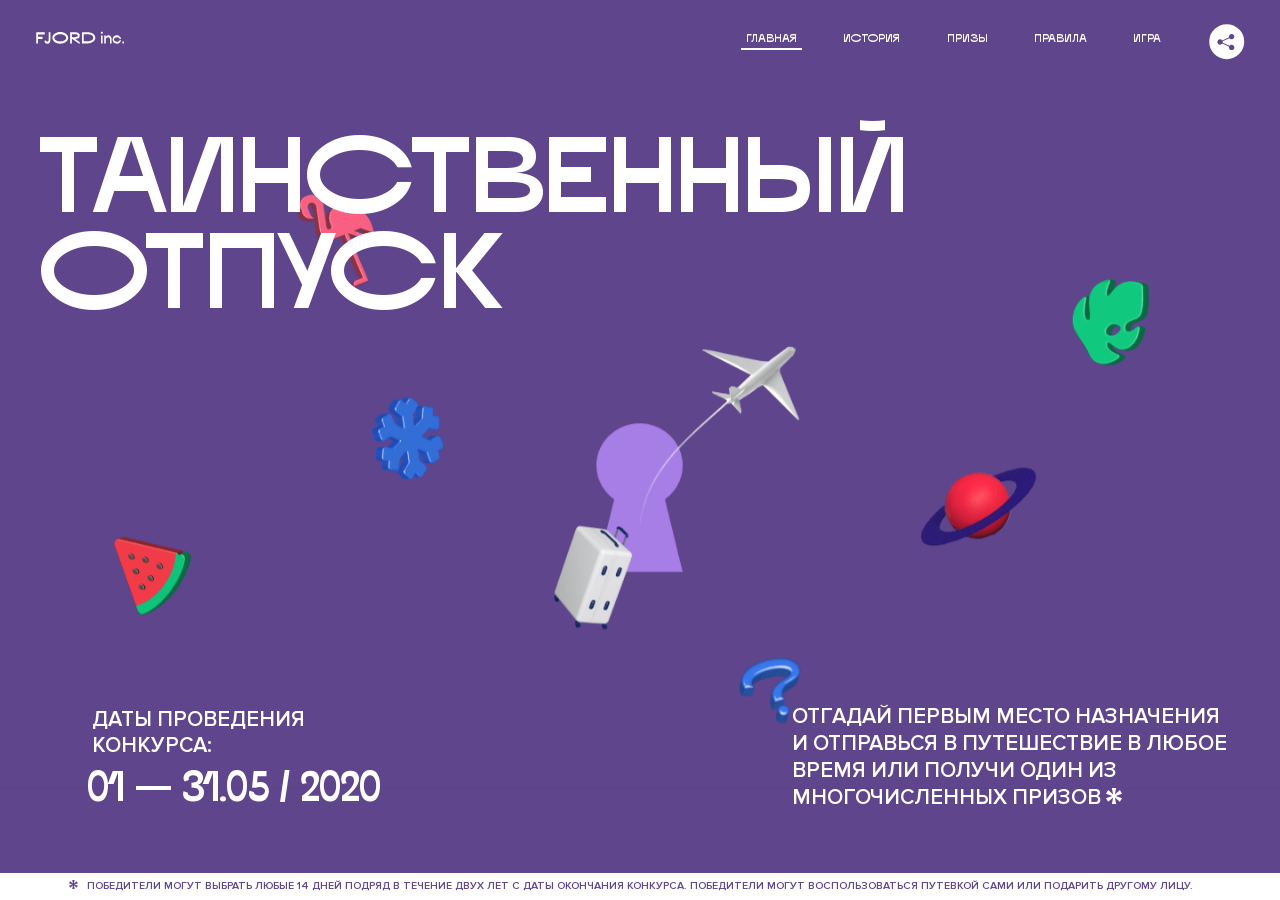
<file: 1/index.html>
<!DOCTYPE html>
<html lang="ru">
<head>
  <meta charset="UTF-8">
  <meta name="description" content="">
  <meta name="viewport" content="width=device-width, initial-scale=1.0">
  <meta http-equiv="X-UA-Compatible" content="ie=edge">
  <title>Mysterious Vacation</title>
  <link rel="stylesheet" href="css/style.min.css">
<link href="css/style.min.css" rel="stylesheet">  <base href="https://htmlacademy-animation.github.io/503315-magic-vacation-1/1/">
</head>
<body>

  <header class="page-header js-header">
    <div class="page-header__wrapper">
      <a href="#" class="page-header__logo" aria-label="Перейти на страницу FJORD.Inc">
        <svg width="100" height="15" viewBox="0 0 100 15" fill="none" xmlns="http://www.w3.org/2000/svg">
          <path d="M0.26 1.4V14H2.276V8.906H7.334V6.44H2.276V3.848H9.872V1.4H0.26ZM12.733 14.36C15.127 14.36 16.243 12.65 16.243 9.5V1.4H14.263V8.96C14.263 11.21 13.723 11.876 12.733 11.876C11.833 11.876 11.473 11.3 11.347 10.58L9.36702 10.94C9.63702 13.046 10.663 14.36 12.733 14.36ZM18.3918 7.7C18.3918 11.372 22.3878 14.36 27.3198 14.36C32.2518 14.36 36.2478 11.372 36.2478 7.7C36.2478 4.028 32.2518 1.04 27.3198 1.04C22.3878 1.04 18.3918 4.028 18.3918 7.7ZM20.6058 7.7C20.6058 5.378 23.6118 3.524 27.3198 3.524C30.9918 3.524 33.9798 5.378 33.9798 7.7C33.9798 10.004 30.9918 11.858 27.3198 11.858C23.6118 11.858 20.6058 10.004 20.6058 7.7ZM40.403 14V8.906H40.799L49.079 14.702V12.38L44.039 8.906H44.201C47.999 8.906 49.277 7.304 49.277 5.162C49.277 3.092 47.999 1.4 44.201 1.4H38.387V14H40.403ZM43.535 3.722C45.785 3.722 47.045 4.136 47.045 5.432C47.045 6.764 45.785 7.034 43.535 7.034H40.403V3.722H43.535ZM51.6936 1.382V14H57.8676C62.7456 14 66.7236 11.534 66.7236 7.7C66.7236 3.848 62.7456 1.382 57.8676 1.382H51.6936ZM53.7096 11.624V3.722H57.5436C61.5396 3.722 64.4916 5.018 64.4916 7.7C64.4916 10.238 61.5396 11.624 57.5436 11.624H53.7096ZM73.1832 14.018H74.9832V5H73.1832V14.018ZM72.9132 1.976C72.9132 2.57 73.3992 3.092 74.0832 3.092C74.7492 3.092 75.2352 2.57 75.2352 1.976C75.2352 1.382 74.7672 0.805999 74.0832 0.805999C73.3812 0.805999 72.9132 1.382 72.9132 1.976ZM76.7867 14H78.5687V9.104C78.7487 8.006 79.5947 6.962 81.0887 6.962C82.1147 6.962 83.2667 7.448 83.2667 9.554V14H85.0487V9.014C85.0487 6.152 83.2307 4.73 81.3587 4.73C79.9187 4.73 79.0727 5.558 78.5687 6.854V5H76.7867V14ZM90.9898 14.27C93.5098 14.27 95.3818 12.506 95.7238 10.328H94.0498C93.7258 11.3 92.6998 12.02 90.9898 12.02C88.8478 12.02 87.7678 10.922 87.7678 9.59C87.7678 8.24 88.8478 6.962 90.9898 6.962C92.7538 6.962 93.7978 7.844 94.0858 8.924H95.7418C95.4358 6.71 93.6178 4.73 90.9898 4.73C88.0918 4.73 86.1298 7.124 86.1298 9.59C86.1298 12.074 88.1278 14.27 90.9898 14.27ZM97.0693 12.938C97.0693 13.658 97.5553 14.144 98.2753 14.144C98.9953 14.144 99.4813 13.658 99.4813 12.938C99.4813 12.2 98.9953 11.714 98.2753 11.714C97.5553 11.714 97.0693 12.2 97.0693 12.938Z" fill="currentColor"></path>
        </svg>
      </a>
      <button class="page-header__toggler js-menu-toggler" type="button" aria-label="Управление мобильным меню"><span>Меню</span></button>
      <nav class="page-header__nav">
        <div class="page-header__menu js-menu" id="menu">
          <ul>
            <li>
              <a class="js-menu-link" href="#top" data-href="top">главная</a>
            </li>
            <li>
              <a class="js-menu-link" href="#story" data-href="story">история</a>
            </li>
            <li>
              <a class="js-menu-link" href="#prizes" data-href="prizes">призы</a>
            </li>
            <li>
              <a class="js-menu-link" href="#rules" data-href="rules">правила</a>
            </li>
            <li>
              <a class="js-menu-link" href="#game" data-href="game">игра</a>
            </li>
          </ul>
        </div>
        <div class="page-header__social">
          <div class="social-block js-social-block">
            <button class="social-block__toggler" aria-label="Управлять блоком с социальными кнопками">
              <svg width="26" height="22" viewBox="0 0 27 22" fill="none" xmlns="http://www.w3.org/2000/svg">
                <path d="M19.6721 7.43664C21.6273 7.43664 23.213 5.85095 23.213 3.89566C23.213 1.94037 21.6273 0.354675 19.6721 0.354675C17.7168 0.354675 16.1311 1.94037 16.1311 3.89566C16.1311 4.19968 16.1728 4.49178 16.2458 4.77345L7.21751 8.95527C6.57519 8.05214 5.52303 7.46049 4.33078 7.46049C2.37549 7.46049 0.789795 9.04618 0.789795 11.0015C0.789795 12.9568 2.37549 14.5425 4.33078 14.5425C5.52303 14.5425 6.57668 13.9508 7.21751 13.0477L16.2458 17.2295C16.1743 17.5112 16.1311 17.8033 16.1311 18.1073C16.1311 20.0626 17.7168 21.6483 19.6721 21.6483C21.6273 21.6483 23.213 20.0626 23.213 18.1073C23.213 16.152 21.6273 14.5663 19.6721 14.5663C18.4798 14.5663 17.4262 15.158 16.7853 16.0611L7.75701 11.8793C7.82854 11.5976 7.87176 11.3055 7.87176 11.0015C7.87176 10.6974 7.83003 10.4053 7.75701 10.1237L16.7853 5.94186C17.4262 6.84499 18.4783 7.43664 19.6721 7.43664Z" fill="currentColor"></path>
              </svg>
            </button>
            <ul class="social-block__list">
              <li>
                <a class="social-block__link social-block__link--fb" href="#" aria-label="Мы на Facebook">
                  <svg width="8" height="17" viewBox="0 0 8 17" fill="none" xmlns="http://www.w3.org/2000/svg">
                    <path d="M4.24646 16.9899H1.09275L1.05793 8.49828H0V5.30707H1.05793V3.81124C1.05793 1.42084 2.57654 0 5.21735 0H7.41758V3.18585H5.30841C4.28262 3.18585 4.2478 3.48582 4.2478 4.24914V5.30707H7.42964L7.16716 8.49828H4.2478V16.9899H4.24646Z" fill="currentColor"></path>
                  </svg>
                </a>
              </li>
              <li>
                <a class="social-block__link social-block__link--insta" href="#" aria-label="Мы в Instagram">
                  <svg width="15" height="15" viewBox="0 0 15 15" fill="none" xmlns="http://www.w3.org/2000/svg">
                    <path d="M11.0197 0H4.19806C2.14246 0 0.471191 1.66993 0.471191 3.72285V10.5499C0.471191 12.6082 2.14112 14.2727 4.19806 14.2727H11.0197C13.0753 14.2727 14.7466 12.6082 14.7466 10.5499V3.72285C14.7466 1.67127 13.0753 0 11.0197 0ZM11.0197 12.4849H4.19806C3.13076 12.4849 2.26432 11.6158 2.26432 10.5512V3.72419C2.26432 2.65956 3.13076 1.79715 4.19806 1.79715H11.0197C12.087 1.79715 12.9535 2.6609 12.9535 3.72419V10.5512C12.9535 11.6145 12.087 12.4849 11.0197 12.4849Z" fill="currentColor"></path>
                    <path d="M7.60887 3.11084C5.38989 3.11084 3.58203 4.9187 3.58203 7.14036C3.58203 9.35532 5.38989 11.1645 7.60887 11.1645C9.83053 11.1645 11.6357 9.35666 11.6357 7.14036C11.6357 4.9187 9.83053 3.11084 7.60887 3.11084ZM7.60887 9.36871C6.37551 9.36871 5.37784 8.37372 5.37784 7.14036C5.37784 5.90699 6.37551 4.90665 7.60887 4.90665C8.83822 4.90665 9.84259 5.90833 9.84259 7.14036C9.84392 8.37238 8.83822 9.36871 7.60887 9.36871Z" fill="currentColor"></path>
                    <path d="M11.3573 2.35962C10.8256 2.35962 10.3931 2.79752 10.3931 3.32381C10.3931 3.85546 10.8256 4.29336 11.3573 4.29336C11.8862 4.29336 12.3215 3.85546 12.3215 3.32381C12.3215 2.79752 11.8862 2.35962 11.3573 2.35962Z" fill="currentColor"></path>
                  </svg>
                </a>
              </li>
              <li>
                <a class="social-block__link social-block__link--vk" href="#" aria-label="Мы ВКонтакте">
                  <svg width="17" height="10" viewBox="0 0 17 10" fill="none" xmlns="http://www.w3.org/2000/svg">
                    <path d="M14.1234 4.9002C14.1234 4.9002 16.3623 1.72708 16.5866 0.680242C16.6595 0.312285 16.4947 0.103188 16.1069 0.103188C16.1069 0.103188 14.8193 0.103188 14.168 0.103188C13.7235 0.103188 13.5587 0.293278 13.4235 0.579768C13.4235 0.579768 12.3724 2.82553 11.0969 4.24712C10.6861 4.70333 10.4781 4.84318 10.2511 4.84318C10.0646 4.84318 9.98625 4.6911 9.98625 4.27834V0.649016C9.98625 0.147997 9.92545 0.00135496 9.5066 0.00135496H6.39628C6.15578 0.00135496 6.0085 0.134417 6.0085 0.324506C6.0085 0.801084 6.73406 0.908351 6.73406 2.20231V4.87305C6.73406 5.40529 6.70569 5.61575 6.45303 5.61575C5.78016 5.61575 4.19528 3.30618 3.30623 0.678887C3.12923 0.145282 2.93737 0 2.43475 0H0.486409C0.205373 0 0 0.190085 0 0.476576C0 0.991172 0.60666 3.40801 2.99277 6.64358C4.59927 8.8201 6.70569 10 8.60269 10C9.76196 10 10.0416 9.80312 10.0416 9.31432V7.63883C10.0416 7.22607 10.2065 7.04956 10.4429 7.04956C10.7078 7.04956 11.1847 7.13238 12.2805 8.22268C13.5843 9.47862 13.6762 10 14.3896 10H16.5676C16.7919 10 17 9.89273 17 9.52342C17 9.02919 16.3623 8.15343 15.384 7.10659C14.9801 6.56755 14.3302 5.98914 14.1248 5.72301C13.8275 5.40801 13.9154 5.23014 14.1234 4.9002Z" fill="currentColor"></path>
                  </svg>
                </a>
              </li>
            </ul>
          </div>
        </div>
      </nav>
    </div>
  </header>

  <main class="page-content">

    <section class="animation-screen"></section>

    <section class="screen screen--hidden screen--intro js-scrollspy" id="top">
      <div class="screen__wrapper">
        <div class="intro">
          <h1 class="intro__title">Таинственный отпуск</h1>
          <div class="intro__content">
            <div class="intro__info">
              <p class="intro__label">Даты проведения конкурса:</p>
              <p class="intro__date">01 — 31.05 / 2020</p>
            </div>
            <div class="intro__message">
              <p>
                Отгадай первым место назначения и&nbsp;отправься в&nbsp;путешествие в&nbsp;любое время или получи один из многочисленных призов
                <svg width="16" height="16" viewBox="0 0 10 10" fill="none" xmlns="http://www.w3.org/2000/svg">
                  <path d="M0 6.35337L3.90271 4.99012L0 3.64663L1.34615 1.32374L4.44287 4.01073L3.67364 0H6.34615L5.57692 4.01073L8.65385 1.32374L10 3.64663L6.13405 4.99012L10 6.35337L8.65385 8.65651L5.57692 5.98927L6.34615 10H3.67364L4.44287 5.96952L1.34615 8.65651L0 6.35337Z" fill="currentColor"></path>
                </svg>
              </p>
            </div>
          </div>
        </div>
      </div>
      <div class="screen__footer js-footer">
        <button class="screen__footer-enlarge js-footer-toggler" type="button" aria-label="Показать сообщение">
          <svg width="10" height="10" viewBox="0 0 10 10" fill="none" xmlns="http://www.w3.org/2000/svg">
            <path d="M0 6.35337L3.90271 4.99012L0 3.64663L1.34615 1.32374L4.44287 4.01073L3.67364 0H6.34615L5.57692 4.01073L8.65385 1.32374L10 3.64663L6.13405 4.99012L10 6.35337L8.65385 8.65651L5.57692 5.98927L6.34615 10H3.67364L4.44287 5.96952L1.34615 8.65651L0 6.35337Z" fill="currentColor"></path>
          </svg>
        </button>
        <button class="screen__footer-collapse js-footer-toggler" type="button" aria-label="Скрыть сообщение">
          <svg width="13" height="13" viewBox="0 0 13 13" fill="none" xmlns="http://www.w3.org/2000/svg">
            <line x1="12.3536" y1="0.353553" x2="0.738349" y2="11.9688" stroke="currentColor"></line>
            <line x1="0.738319" y1="0.539925" x2="12.3535" y2="12.1551" stroke="currentColor"></line>
          </svg>
        </button>
        <div class="screen__footer-wrapper">
          <div class="screen__footer-announce">
            <p class="screen__footer-label">Даты проведения конкурса:</p>
            <p class="screen__footer-date">01 — 31.05 / 2020</p>
          </div>
          <div class="screen__footer-note">
            <p>
              <svg width="10" height="10" viewBox="0 0 10 10" fill="none" xmlns="http://www.w3.org/2000/svg">
                <path d="M0 6.35337L3.90271 4.99012L0 3.64663L1.34615 1.32374L4.44287 4.01073L3.67364 0H6.34615L5.57692 4.01073L8.65385 1.32374L10 3.64663L6.13405 4.99012L10 6.35337L8.65385 8.65651L5.57692 5.98927L6.34615 10H3.67364L4.44287 5.96952L1.34615 8.65651L0 6.35337Z" fill="currentColor"></path>
              </svg>
              <span>Победители могут выбрать любые 14 дней подряд в&nbsp;течение двух лет с&nbsp;даты окончания конкурса. Победители могут воспользоваться путевкой сами или подарить другому лицу.</span>
            </p>
          </div>
        </div>
      </div>
    </section>

    <section class="screen screen--hidden screen--story js-scrollspy" id="story">

      <div class="slider swiper-container js-slider">

        <div class="swiper-wrapper">

          <div class="slider__item swiper-slide">
            <h2 class="slider__item-title">История</h2>
            <p class="slider__item-text">Джеймс Таргет был основателем компании &laquo;Fjord Inc.&raquo;. С&nbsp;1965 года &laquo;Fjord Inc.&raquo; прославилась надёжными и&nbsp;удобными чемоданами и&nbsp;аксессуарами для туристов.</p>
          </div>

          <div class="slider__item swiper-slide">
            <p class="slider__item-text">Когда Джеймсу было 7&nbsp;лет, в&nbsp;их&nbsp;доме гостил дядюшка и&nbsp;развлекал детей рассказами о&nbsp;своей поездке в&nbsp;место, показавшееся малышу Таргету невероятным. Тогда Джеймс решил, что однажды посетит его, но&nbsp;не&nbsp;будет рассказывать о&nbsp;мечте, пока не&nbsp;осуществит.</p>
          </div>

          <div class="slider__item swiper-slide">
            <p class="slider__item-text">Джеймс Таргет стал увлеченным путешественником. Он&nbsp;посетил 5&nbsp;континентов, 126&nbsp;стран.</p>
          </div>

          <div class="slider__item swiper-slide">
            <p class="slider__item-text">Он&nbsp;сплавлялся по&nbsp;Амазонке и&nbsp;погружался в&nbsp;пещеры Франции, медитировал в&nbsp;горах Тибета и&nbsp;пожимал руку вождя племени Акугауа.</p>
          </div>

          <div class="slider__item swiper-slide">
            <p class="slider__item-text">Из&nbsp;своих поездок Джеймс Таргет привозил идеи, как сделать свои чемоданы &laquo;Fjord Inc.&raquo; удобными и&nbsp;приспособленными к&nbsp;разным дорожным условиям.</p>
          </div>

          <div class="slider__item swiper-slide">
            <p class="slider__item-text">Всё это время Джеймс не&nbsp;оставлял идею поездки своей мечты. Однако, как только он&nbsp;брался за&nbsp;планирование, возникали препятствия, не&nbsp;позволяющие отправиться туда.</p>
          </div>

          <div class="slider__item swiper-slide">
            <p class="slider__item-text">В&nbsp;возрасте 67&nbsp;лет Джеймс Таргет попал под лавину и&nbsp;погиб. В&nbsp;своём завещании он&nbsp;поручил отправить в&nbsp;заветное путешествие трёх смельчаков, единых с&nbsp;ним духом.</p>
          </div>

          <div class="slider__item swiper-slide">
            <p class="slider__item-text">Тех, кто сможет узнать таинственное место, задавая вопросы специально обученному ИИ&nbsp;&laquo;Соне&raquo;, ждет фантастическое путешествие.</p>
          </div>
        </div>
        <div class="slider__controls">
          <button class="slider__control slider__control--prev js-control-prev" type="button" aria-label="Показать предыдущую историю">
            <svg width="12" height="22" viewBox="0 0 12 22" fill="none" xmlns="http://www.w3.org/2000/svg">
              <path d="M11 1L1 11L11 21" stroke="currentColor" stroke-width="2" stroke-linejoin="round"></path>
            </svg>
          </button>
          <button class="slider__control slider__control--next js-control-next" type="button" aria-label="Показать следующую историю">
            <svg width="12" height="22" viewBox="0 0 12 22" fill="none" xmlns="http://www.w3.org/2000/svg">
              <path d="M1 1L11 11L1 21" stroke="currentColor" stroke-width="2" stroke-linejoin="round"></path>
            </svg>
          </button>
        </div>
        <div class="slider__pagination swiper-pagination"></div>
      </div>
    </section>

    <section class="screen screen--hidden screen--prizes js-scrollspy" id="prizes">
      <div class="screen__wrapper">
        <div class="prizes">
          <h2 class="prizes__title">ПРизы</h2>
          <div class="prizes__lead">
            <p>Найди ответ и&nbsp;получи один из&nbsp;призов:</p>
          </div>
          <ul class="prizes__list">
            <li class="prizes__item prizes__item--journeys">
              <div class="prizes__icon">
                <picture>
                  <source srcset="img/prize1-mob.svg" media="(orientation: portrait)">
                  <img src="img/prize1.svg" alt="">
                </picture>
              </div>
              <p class="prizes__desc">
                <b>3</b>
                <span>загадочных путешествия</span>
              </p>
            </li>
            <li class="prizes__item prizes__item--cases">
              <div class="prizes__icon">
                <picture>
                  <source srcset="img/prize2-mob.svg" media="(orientation: portrait)">
                  <img src="img/prize2.svg" alt="">
                </picture>
              </div>
              <p class="prizes__desc">
                <b>7</b>
                <span>надежных чемоданов</span>
              </p>
            </li>
            <li class="prizes__item prizes__item--codes">
              <div class="prizes__icon">
                <picture>
                  <source srcset="img/prize3-mob.svg" media="(orientation: portrait)">
                  <img src="img/prize3.svg" alt="">
                </picture>
              </div>
              <p class="prizes__desc">
                <b>900</b>
                <span>
                  промокодов на&nbsp;скидку 15%
                  <svg width="10" height="10" viewBox="0 0 10 10" fill="none" xmlns="http://www.w3.org/2000/svg">
                    <path d="M0 6.35337L3.90271 4.99012L0 3.64663L1.34615 1.32374L4.44287 4.01073L3.67364 0H6.34615L5.57692 4.01073L8.65385 1.32374L10 3.64663L6.13405 4.99012L10 6.35337L8.65385 8.65651L5.57692 5.98927L6.34615 10H3.67364L4.44287 5.96952L1.34615 8.65651L0 6.35337Z" fill="currentColor"></path>
                  </svg>
                </span>
              </p>
            </li>
          </ul>
        </div>
      </div>
      <div class="screen__footer js-footer">
        <button class="screen__footer-enlarge js-footer-toggler" type="button" aria-label="Показать сообщение">
          <svg width="10" height="10" viewBox="0 0 10 10" fill="none" xmlns="http://www.w3.org/2000/svg">
            <path d="M0 6.35337L3.90271 4.99012L0 3.64663L1.34615 1.32374L4.44287 4.01073L3.67364 0H6.34615L5.57692 4.01073L8.65385 1.32374L10 3.64663L6.13405 4.99012L10 6.35337L8.65385 8.65651L5.57692 5.98927L6.34615 10H3.67364L4.44287 5.96952L1.34615 8.65651L0 6.35337Z" fill="currentColor"></path>
          </svg>
        </button>
        <button class="screen__footer-collapse js-footer-toggler" type="button" aria-label="Скрыть сообщение">
          <svg width="13" height="13" viewBox="0 0 13 13" fill="none" xmlns="http://www.w3.org/2000/svg">
            <line x1="12.3536" y1="0.353553" x2="0.738349" y2="11.9688" stroke="currentColor"></line>
            <line x1="0.738319" y1="0.539925" x2="12.3535" y2="12.1551" stroke="currentColor"></line>
          </svg>
        </button>
        <div class="screen__footer-wrapper">
          <div class="screen__footer-announce">
            <p class="screen__footer-label">Даты проведения конкурса:</p>
            <p class="screen__footer-date">01 — 31.05 / 2020</p>
          </div>
          <div class="screen__footer-note">
            <p>
              <svg width="10" height="10" viewBox="0 0 10 10" fill="none" xmlns="http://www.w3.org/2000/svg">
                <path d="M0 6.35337L3.90271 4.99012L0 3.64663L1.34615 1.32374L4.44287 4.01073L3.67364 0H6.34615L5.57692 4.01073L8.65385 1.32374L10 3.64663L6.13405 4.99012L10 6.35337L8.65385 8.65651L5.57692 5.98927L6.34615 10H3.67364L4.44287 5.96952L1.34615 8.65651L0 6.35337Z" fill="currentColor"></path>
              </svg>
              <span>Скидка&nbsp;15% на&nbsp;единоразовое приобретение путёвки с&nbsp;1&nbsp;июня 2020 по&nbsp;31&nbsp;мая 2022&nbsp;года. Суммируется с&nbsp;другими акциями</span>
            </p>
          </div>
        </div>
      </div>
    </section>

    <section class="screen screen--hidden screen--rules js-scrollspy" id="rules">
      <div class="screen__wrapper">
        <div class="rules">
          <h2 class="rules__title">Правила</h2>
          <div class="rules__lead">
            <p>Для того чтобы получить наследство Джеймса Таргета, тебе нужно выведать у&nbsp;&laquo;Сони&raquo;, куда предстоит отправиться тебе в&nbsp;случае победы</p>
          </div>
          <ol class="rules__list">
            <li class="rules__item">
              <p>Тебе отводится <br>5&nbsp;минут</p>
            </li>
            <li class="rules__item">
              <p>Задавай любые вопросы в&nbsp;текстовом поле</p>
            </li>
            <li class="rules__item">
              <p>Нажимай кнопку &laquo;Узнать&raquo;, чтобы получить ответ</p>
            </li>
            <li class="rules__item">
              <p>&laquo;Соня&raquo; может отвечать только&nbsp;Да или Нет</p>
            </li>
          </ol>
          <a href="#game" class="rules__link btn">Погнали!</a>
        </div>
      </div>
      <div class="screen__disclaimer">
        <div class="disclaimer">
          <ul>
            <li>
              <a href="#">Правовая информация</a>
            </li>
            <li>
              <a href="#">Подробные правила</a>
            </li>
          </ul>
        </div>
      </div>
    </section>

    <section class="screen screen--hidden screen--game js-scrollspy" id="game">
      <div class="screen__wrapper">
        <div class="game">
          <div class="game__header">
            <h2 class="game__title">Игра</h2>
            <div class="game__counter">
              <span>05</span>:<span>00</span>
            </div>
          </div>
          <div class="game__body">
            <div class="chat">
              <div class="chat__body js-chat">
                <ul class="chat__list" id="messages"></ul>
              </div>
              <div class="chat__footer">
                <form action="#" method="post" class="form" id="message-form">
                  <label for="message-field" class="visually-hidden">Поле для ввода вопроса</label>
                  <input type="text" class="form__field" id="message-field">
                  <button class="form__button btn">
                    Узнать
                    <svg width="18" height="19" viewBox="0 0 18 19" fill="none" xmlns="http://www.w3.org/2000/svg">
                      <path stroke="currentColor" stroke-width="2" d="M9 19V1"></path>
                      <path d="M1 9l8-8 8 8" stroke="currentColor" stroke-width="2" stroke-linejoin="round"></path>
                    </svg>
                  </button>
                </form>
              </div>
            </div>
          </div>
          <!-- временные кнопки для показа результата -->
          <div class="game__buttons">
            <button class="game__button btn js-show-result" type="button" data-target="result">Положительный результат</button>
            <button class="game__button btn js-show-result" type="button" data-target="result2">Положительный результат - 2</button>
            <button class="game__button btn js-show-result" type="button" data-target="result3">Отрицательный результат</button>
          </div>
        </div>
      </div>
    </section>

    <section class="screen screen--hidden screen--result" id="result">
      <div class="screen__wrapper">
        <div class="result result--trip">
          <div class="result__image">
            <picture>
              <source srcset="img/result1-mob.png 1x, img/result1-mob@2x.png 2x" media="(max-width: 768px) and (orientation: portrait)">
              <img src="img/result1.png" srcset="img/result1@2x.png 2x" alt="">
            </picture>
          </div>
          <h2 class="result__title">
            <span class="visually-hidden">ПОбеда!</span>
            <svg xmlns="http://www.w3.org/2000/svg" viewBox="0 0 568.85 109.24">
              <path d="M16,24.44V92H2.6V8H75V92H61.52V24.44H16Z" transform="translate(-2.1 -1.5)" fill="none" stroke="currentColor"></path>
              <path d="M148.76,5.6c32.88,0,59.52,19.92,59.52,44.4s-26.64,44.4-59.52,44.4S89.24,74.48,89.24,50,115.88,5.6,148.76,5.6Zm0,72.12c24.48,0,44.4-12.36,44.4-27.72s-19.92-27.84-44.4-27.84C124,22.16,104,34.52,104,50S124,77.72,148.76,77.72Z" transform="translate(-2.1 -1.5)" fill="none" stroke="currentColor"></path>
              <path d="M287.36,8V24.44H236v14.4h25.32c25.44,0,34,11.16,34,26.52,0,15.6-8.52,26.64-34,26.64H222.56V8h64.8ZM256.88,76.52c15.12,0,23.52-2,23.52-11.52S272,54.44,256.88,54.44H236V76.52h20.88Z" transform="translate(-2.1 -1.5)" fill="none" stroke="currentColor"></path>
              <path d="M371.47,8V24.44H320.84V41.6h33.6V58h-33.6V75.56h50.64V92H307.4V8h64.08Z" transform="translate(-2.1 -1.5)" fill="none" stroke="currentColor"></path>
              <path d="M382.39,110.24V75.56h7.44c4.56-4.68,7.8-18.36,8.76-56L399,8h48.6V75.56h10v34.68H442.87V92H397v18.24H382.39Zm51.72-34.68V24.44H411.55v3.12c-0.48,22.44-3.24,37.68-7.2,48h29.76Z" transform="translate(-2.1 -1.5)" fill="none" stroke="currentColor"></path>
              <path d="M463.75,92l28-84h27.12l28.08,84H533.47l-7.8-23.52h-37.8L480.07,92H463.75Zm56.64-40L507,11.84,493.51,52h26.88Z" transform="translate(-2.1 -1.5)" fill="none" stroke="currentColor"></path>
              <path d="M554.12,70.4L555.55,2H569l1.44,68.4H554.12Zm8.28,6.36c4.8,0,8,3.24,8,8.16a8,8,0,1,1-16.08,0C554.35,80,557.59,76.76,562.39,76.76Z" transform="translate(-2.1 -1.5)" fill="none" stroke="currentColor"></path>
            </svg>
          </h2>
          <div class="result__text">
            <p>ты&nbsp;отправляешься в&nbsp;Арктику!</p>
          </div>
          <div class="result__form">
            <form action="#" method="post" class="form form--result">
              <label for="email-field" class="form__label">зарегистрируй результат</label>
              <input type="email" class="form__field" id="email-field" placeholder="e-mail для регистации результата и получения приза" required="">
              <button class="form__button btn">
                отправить
                <svg width="18" height="19" viewBox="0 0 18 19" fill="none" xmlns="http://www.w3.org/2000/svg">
                  <path stroke="currentColor" stroke-width="2" d="M9 19V1"></path>
                  <path d="M1 9l8-8 8 8" stroke="currentColor" stroke-width="2" stroke-linejoin="round"></path>
                </svg>
              </button>
            </form>
          </div>
        </div>
      </div>
    </section>

    <section class="screen screen--hidden screen--result" id="result2">
      <div class="screen__wrapper">
        <div class="result result--prize">
          <div class="result__image">
            <picture>
              <source srcset="img/result2-mob.png 1x, img/result2-mob@2x.png 2x" media="(max-width: 768px) and (orientation: portrait)">
              <img src="img/result2.png" srcset="img/result2@2x.png 2x" alt="">
            </picture>
          </div>
          <h2 class="result__title">
            <span class="visually-hidden">ПОбеда!</span>
            <svg xmlns="http://www.w3.org/2000/svg" viewBox="0 0 568.85 109.24">
              <path d="M16,24.44V92H2.6V8H75V92H61.52V24.44H16Z" transform="translate(-2.1 -1.5)" fill="none" stroke="currentColor"></path>
              <path d="M148.76,5.6c32.88,0,59.52,19.92,59.52,44.4s-26.64,44.4-59.52,44.4S89.24,74.48,89.24,50,115.88,5.6,148.76,5.6Zm0,72.12c24.48,0,44.4-12.36,44.4-27.72s-19.92-27.84-44.4-27.84C124,22.16,104,34.52,104,50S124,77.72,148.76,77.72Z" transform="translate(-2.1 -1.5)" fill="none" stroke="currentColor"></path>
              <path d="M287.36,8V24.44H236v14.4h25.32c25.44,0,34,11.16,34,26.52,0,15.6-8.52,26.64-34,26.64H222.56V8h64.8ZM256.88,76.52c15.12,0,23.52-2,23.52-11.52S272,54.44,256.88,54.44H236V76.52h20.88Z" transform="translate(-2.1 -1.5)" fill="none" stroke="currentColor"></path>
              <path d="M371.47,8V24.44H320.84V41.6h33.6V58h-33.6V75.56h50.64V92H307.4V8h64.08Z" transform="translate(-2.1 -1.5)" fill="none" stroke="currentColor"></path>
              <path d="M382.39,110.24V75.56h7.44c4.56-4.68,7.8-18.36,8.76-56L399,8h48.6V75.56h10v34.68H442.87V92H397v18.24H382.39Zm51.72-34.68V24.44H411.55v3.12c-0.48,22.44-3.24,37.68-7.2,48h29.76Z" transform="translate(-2.1 -1.5)" fill="none" stroke="currentColor"></path>
              <path d="M463.75,92l28-84h27.12l28.08,84H533.47l-7.8-23.52h-37.8L480.07,92H463.75Zm56.64-40L507,11.84,493.51,52h26.88Z" transform="translate(-2.1 -1.5)" fill="none" stroke="currentColor"></path>
              <path d="M554.12,70.4L555.55,2H569l1.44,68.4H554.12Zm8.28,6.36c4.8,0,8,3.24,8,8.16a8,8,0,1,1-16.08,0C554.35,80,557.59,76.76,562.39,76.76Z" transform="translate(-2.1 -1.5)" fill="none" stroke="currentColor"></path>
            </svg>
          </h2>
          <div class="result__text">
            <p>чемодан &laquo;Fjord&nbsp;Inc.&raquo;&nbsp;твой</p>
          </div>
          <div class="result__form">
            <form action="#" method="post" class="form form--result">
              <label for="email-field2" class="form__label">зарегистрируй результат</label>
              <input type="email" class="form__field" id="email-field2" placeholder="e-mail для регистации результата и получения приза" required="">
              <button class="form__button btn">
                отправить
                <svg width="18" height="19" viewBox="0 0 18 19" fill="none" xmlns="http://www.w3.org/2000/svg">
                  <path stroke="currentColor" stroke-width="2" d="M9 19V1"></path>
                  <path d="M1 9l8-8 8 8" stroke="currentColor" stroke-width="2" stroke-linejoin="round"></path>
                </svg>
              </button>
            </form>
          </div>
        </div>
      </div>
    </section>

    <section class="screen screen--hidden screen--result" id="result3">
      <div class="screen__wrapper">
        <div class="result result--negative">
          <div class="result__image">
            <picture>
              <source srcset="img/result3-mob.png 1x, img/result3-mob@2x.png 2x" media="(max-width: 768px) and (orientation: portrait)">
              <img src="img/result3.png" srcset="img/result3@2x.png 2x" alt="">
            </picture>
          </div>
          <h2 class="result__title">
            <span class="visually-hidden">Не угадал!</span>
            <svg xmlns="http://www.w3.org/2000/svg" viewBox="0 0 660.77 109.24">
              <path d="M2.66,92V8H16.1V42.2H53.3V8H66.74V92H53.3V58.64H16.1V92H2.66Z" transform="translate(-2.16 -1.5)" fill="none" stroke="currentColor"></path>
              <path d="M147.62,8V24.44H97V41.6h33.6V58H97V75.56h50.64V92H83.54V8h64.08Z" transform="translate(-2.16 -1.5)" fill="none" stroke="currentColor"></path>
              <path d="M199.22,8l20.52,42.36L235.34,8h16.44l-31,84H204.38l9.48-25.92L185.78,8h13.44Z" transform="translate(-2.16 -1.5)" fill="none" stroke="currentColor"></path>
              <path d="M273.74,24.44V92H260.3V8h50.16V24.44H273.74Z" transform="translate(-2.16 -1.5)" fill="none" stroke="currentColor"></path>
              <path d="M307.1,92l28-84h27.12l28.08,84H376.82L369,68.48h-37.8L323.42,92H307.1Zm56.64-40L350.3,11.84,336.86,52h26.88Z" transform="translate(-2.16 -1.5)" fill="none" stroke="currentColor"></path>
              <path d="M396.38,110.24V75.56h7.44c4.56-4.68,7.8-18.36,8.76-56L412.94,8h48.6V75.56h10v34.68H456.86V92H411v18.24H396.38ZM448.1,75.56V24.44H425.54v3.12c-0.48,22.44-3.24,37.68-7.2,48H448.1Z" transform="translate(-2.16 -1.5)" fill="none" stroke="currentColor"></path>
              <path d="M477.74,92l28-84h27.12L560.9,92H547.46l-7.8-23.52h-37.8L494.06,92H477.74Zm56.64-40-13.44-40.2L507.5,52h26.88Z" transform="translate(-2.16 -1.5)" fill="none" stroke="currentColor"></path>
              <path d="M568.7,76.88a13.77,13.77,0,0,0,5,1c6.6,0,10.44-6.24,12-58.32L586.22,8h46.2V92H619V24.44H598.82l-0.12,3.12C597.14,81,589,94.4,573.74,94.4a28.55,28.55,0,0,1-6.72-.84Z" transform="translate(-2.16 -1.5)" fill="none" stroke="currentColor"></path>
              <path d="M646.1,70.4L647.54,2H661l1.44,68.4H646.1Zm8.28,6.36c4.8,0,8,3.24,8,8.16a8,8,0,0,1-16.08,0C646.34,80,649.58,76.76,654.38,76.76Z" transform="translate(-2.16 -1.5)" fill="none" stroke="currentColor"></path>
            </svg>
          </h2>
          <button class="result__button js-play" type="button">
            не сдавайся!
            <span>
              <svg width="27" height="22" viewBox="0 0 27 22" fill="none" xmlns="http://www.w3.org/2000/svg">
                <path d="M10.6899 1.47998C5.42992 1.47998 1.16992 5.73998 1.16992 11C1.16992 16.26 5.42992 20.52 10.6899 20.52C15.9499 20.52 20.2099 16.26 20.2099 11V7.13998" stroke="currentColor" stroke-width="2" stroke-miterlimit="10"></path>
                <path d="M15.1099 12.5099L20.1499 7.13989L25.3099 12.6299" stroke="currentColor" stroke-width="2" stroke-miterlimit="10" stroke-linejoin="round"></path>
              </svg>
            </span>
          </button>
        </div>
      </div>
    </section>

  </main>

<script src="js/script.js"></script></body>
</html>
</file>
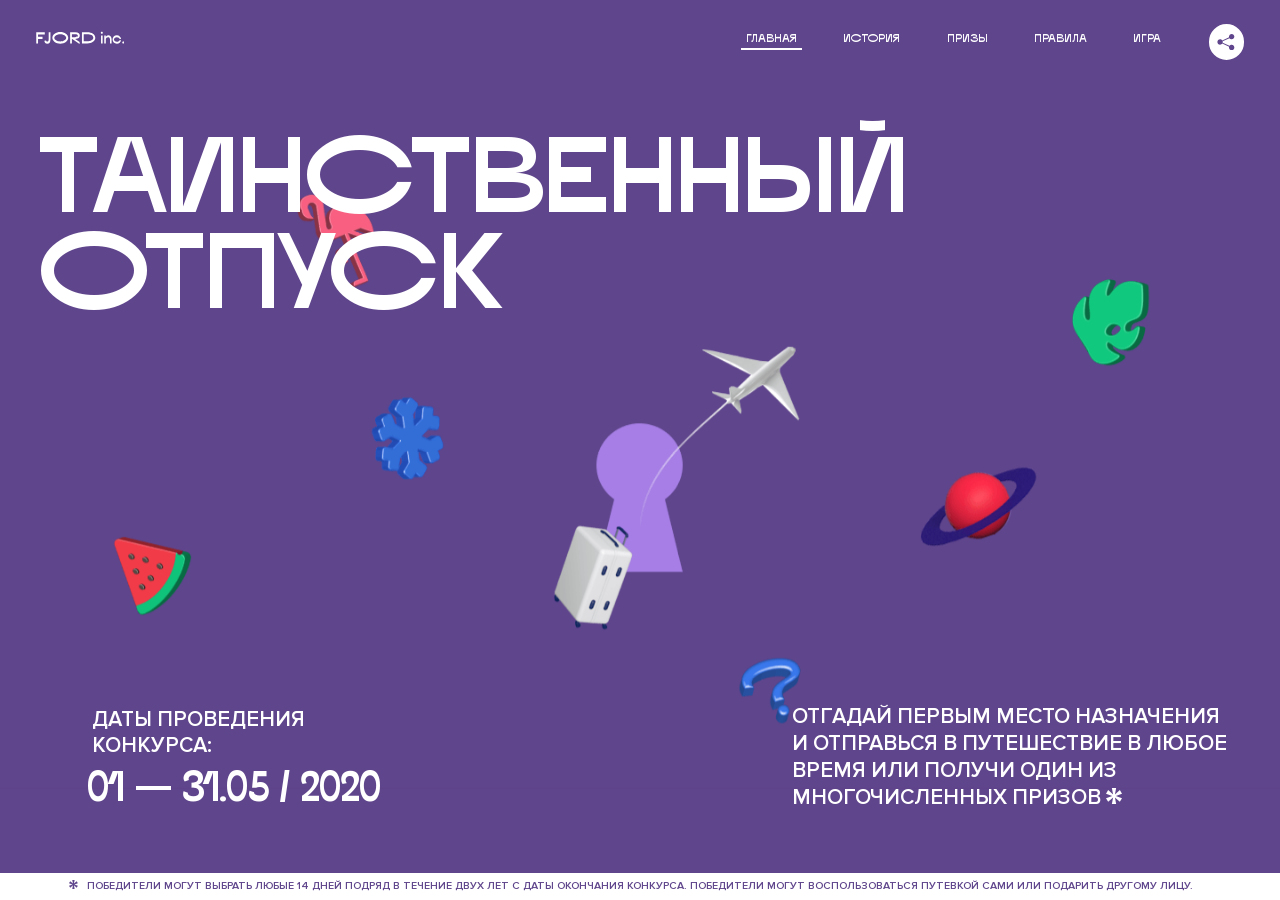
<file: 2/index.html>
<!DOCTYPE html>
<html lang="ru">
<head>
  <meta charset="UTF-8">
  <meta name="description" content="">
  <meta name="viewport" content="width=device-width, initial-scale=1.0">
  <meta http-equiv="X-UA-Compatible" content="ie=edge">
  <title>Mysterious Vacation</title>
  <link rel="stylesheet" href="css/style.min.css">
<link href="css/style.min.css" rel="stylesheet">  <base href="https://htmlacademy-animation.github.io/503315-magic-vacation-1/2/">
</head>
<body>

  <header class="page-header js-header">
    <div class="page-header__wrapper">
      <a href="#" class="page-header__logo" aria-label="Перейти на страницу FJORD.Inc">
        <svg width="100" height="15" viewBox="0 0 100 15" fill="none" xmlns="http://www.w3.org/2000/svg">
          <path d="M0.26 1.4V14H2.276V8.906H7.334V6.44H2.276V3.848H9.872V1.4H0.26ZM12.733 14.36C15.127 14.36 16.243 12.65 16.243 9.5V1.4H14.263V8.96C14.263 11.21 13.723 11.876 12.733 11.876C11.833 11.876 11.473 11.3 11.347 10.58L9.36702 10.94C9.63702 13.046 10.663 14.36 12.733 14.36ZM18.3918 7.7C18.3918 11.372 22.3878 14.36 27.3198 14.36C32.2518 14.36 36.2478 11.372 36.2478 7.7C36.2478 4.028 32.2518 1.04 27.3198 1.04C22.3878 1.04 18.3918 4.028 18.3918 7.7ZM20.6058 7.7C20.6058 5.378 23.6118 3.524 27.3198 3.524C30.9918 3.524 33.9798 5.378 33.9798 7.7C33.9798 10.004 30.9918 11.858 27.3198 11.858C23.6118 11.858 20.6058 10.004 20.6058 7.7ZM40.403 14V8.906H40.799L49.079 14.702V12.38L44.039 8.906H44.201C47.999 8.906 49.277 7.304 49.277 5.162C49.277 3.092 47.999 1.4 44.201 1.4H38.387V14H40.403ZM43.535 3.722C45.785 3.722 47.045 4.136 47.045 5.432C47.045 6.764 45.785 7.034 43.535 7.034H40.403V3.722H43.535ZM51.6936 1.382V14H57.8676C62.7456 14 66.7236 11.534 66.7236 7.7C66.7236 3.848 62.7456 1.382 57.8676 1.382H51.6936ZM53.7096 11.624V3.722H57.5436C61.5396 3.722 64.4916 5.018 64.4916 7.7C64.4916 10.238 61.5396 11.624 57.5436 11.624H53.7096ZM73.1832 14.018H74.9832V5H73.1832V14.018ZM72.9132 1.976C72.9132 2.57 73.3992 3.092 74.0832 3.092C74.7492 3.092 75.2352 2.57 75.2352 1.976C75.2352 1.382 74.7672 0.805999 74.0832 0.805999C73.3812 0.805999 72.9132 1.382 72.9132 1.976ZM76.7867 14H78.5687V9.104C78.7487 8.006 79.5947 6.962 81.0887 6.962C82.1147 6.962 83.2667 7.448 83.2667 9.554V14H85.0487V9.014C85.0487 6.152 83.2307 4.73 81.3587 4.73C79.9187 4.73 79.0727 5.558 78.5687 6.854V5H76.7867V14ZM90.9898 14.27C93.5098 14.27 95.3818 12.506 95.7238 10.328H94.0498C93.7258 11.3 92.6998 12.02 90.9898 12.02C88.8478 12.02 87.7678 10.922 87.7678 9.59C87.7678 8.24 88.8478 6.962 90.9898 6.962C92.7538 6.962 93.7978 7.844 94.0858 8.924H95.7418C95.4358 6.71 93.6178 4.73 90.9898 4.73C88.0918 4.73 86.1298 7.124 86.1298 9.59C86.1298 12.074 88.1278 14.27 90.9898 14.27ZM97.0693 12.938C97.0693 13.658 97.5553 14.144 98.2753 14.144C98.9953 14.144 99.4813 13.658 99.4813 12.938C99.4813 12.2 98.9953 11.714 98.2753 11.714C97.5553 11.714 97.0693 12.2 97.0693 12.938Z" fill="currentColor"></path>
        </svg>
      </a>
      <button class="page-header__toggler js-menu-toggler" type="button" aria-label="Управление мобильным меню"><span>Меню</span></button>
      <nav class="page-header__nav">
        <div class="page-header__menu js-menu" id="menu">
          <ul>
            <li>
              <a class="js-menu-link" href="#top" data-href="top">главная</a>
            </li>
            <li>
              <a class="js-menu-link" href="#story" data-href="story">история</a>
            </li>
            <li>
              <a class="js-menu-link" href="#prizes" data-href="prizes">призы</a>
            </li>
            <li>
              <a class="js-menu-link" href="#rules" data-href="rules">правила</a>
            </li>
            <li>
              <a class="js-menu-link" href="#game" data-href="game">игра</a>
            </li>
          </ul>
        </div>
        <div class="page-header__social">
          <div class="social-block js-social-block">
            <button class="social-block__toggler" aria-label="Управлять блоком с социальными кнопками">
              <svg width="26" height="22" viewBox="0 0 27 22" fill="none" xmlns="http://www.w3.org/2000/svg">
                <path d="M19.6721 7.43664C21.6273 7.43664 23.213 5.85095 23.213 3.89566C23.213 1.94037 21.6273 0.354675 19.6721 0.354675C17.7168 0.354675 16.1311 1.94037 16.1311 3.89566C16.1311 4.19968 16.1728 4.49178 16.2458 4.77345L7.21751 8.95527C6.57519 8.05214 5.52303 7.46049 4.33078 7.46049C2.37549 7.46049 0.789795 9.04618 0.789795 11.0015C0.789795 12.9568 2.37549 14.5425 4.33078 14.5425C5.52303 14.5425 6.57668 13.9508 7.21751 13.0477L16.2458 17.2295C16.1743 17.5112 16.1311 17.8033 16.1311 18.1073C16.1311 20.0626 17.7168 21.6483 19.6721 21.6483C21.6273 21.6483 23.213 20.0626 23.213 18.1073C23.213 16.152 21.6273 14.5663 19.6721 14.5663C18.4798 14.5663 17.4262 15.158 16.7853 16.0611L7.75701 11.8793C7.82854 11.5976 7.87176 11.3055 7.87176 11.0015C7.87176 10.6974 7.83003 10.4053 7.75701 10.1237L16.7853 5.94186C17.4262 6.84499 18.4783 7.43664 19.6721 7.43664Z" fill="currentColor"></path>
              </svg>
            </button>
            <ul class="social-block__list">
              <li>
                <a class="social-block__link social-block__link--fb" href="#" aria-label="Мы на Facebook">
                  <svg width="8" height="17" viewBox="0 0 8 17" fill="none" xmlns="http://www.w3.org/2000/svg">
                    <path d="M4.24646 16.9899H1.09275L1.05793 8.49828H0V5.30707H1.05793V3.81124C1.05793 1.42084 2.57654 0 5.21735 0H7.41758V3.18585H5.30841C4.28262 3.18585 4.2478 3.48582 4.2478 4.24914V5.30707H7.42964L7.16716 8.49828H4.2478V16.9899H4.24646Z" fill="currentColor"></path>
                  </svg>
                </a>
              </li>
              <li>
                <a class="social-block__link social-block__link--insta" href="#" aria-label="Мы в Instagram">
                  <svg width="15" height="15" viewBox="0 0 15 15" fill="none" xmlns="http://www.w3.org/2000/svg">
                    <path d="M11.0197 0H4.19806C2.14246 0 0.471191 1.66993 0.471191 3.72285V10.5499C0.471191 12.6082 2.14112 14.2727 4.19806 14.2727H11.0197C13.0753 14.2727 14.7466 12.6082 14.7466 10.5499V3.72285C14.7466 1.67127 13.0753 0 11.0197 0ZM11.0197 12.4849H4.19806C3.13076 12.4849 2.26432 11.6158 2.26432 10.5512V3.72419C2.26432 2.65956 3.13076 1.79715 4.19806 1.79715H11.0197C12.087 1.79715 12.9535 2.6609 12.9535 3.72419V10.5512C12.9535 11.6145 12.087 12.4849 11.0197 12.4849Z" fill="currentColor"></path>
                    <path d="M7.60887 3.11084C5.38989 3.11084 3.58203 4.9187 3.58203 7.14036C3.58203 9.35532 5.38989 11.1645 7.60887 11.1645C9.83053 11.1645 11.6357 9.35666 11.6357 7.14036C11.6357 4.9187 9.83053 3.11084 7.60887 3.11084ZM7.60887 9.36871C6.37551 9.36871 5.37784 8.37372 5.37784 7.14036C5.37784 5.90699 6.37551 4.90665 7.60887 4.90665C8.83822 4.90665 9.84259 5.90833 9.84259 7.14036C9.84392 8.37238 8.83822 9.36871 7.60887 9.36871Z" fill="currentColor"></path>
                    <path d="M11.3573 2.35962C10.8256 2.35962 10.3931 2.79752 10.3931 3.32381C10.3931 3.85546 10.8256 4.29336 11.3573 4.29336C11.8862 4.29336 12.3215 3.85546 12.3215 3.32381C12.3215 2.79752 11.8862 2.35962 11.3573 2.35962Z" fill="currentColor"></path>
                  </svg>
                </a>
              </li>
              <li>
                <a class="social-block__link social-block__link--vk" href="#" aria-label="Мы ВКонтакте">
                  <svg width="17" height="10" viewBox="0 0 17 10" fill="none" xmlns="http://www.w3.org/2000/svg">
                    <path d="M14.1234 4.9002C14.1234 4.9002 16.3623 1.72708 16.5866 0.680242C16.6595 0.312285 16.4947 0.103188 16.1069 0.103188C16.1069 0.103188 14.8193 0.103188 14.168 0.103188C13.7235 0.103188 13.5587 0.293278 13.4235 0.579768C13.4235 0.579768 12.3724 2.82553 11.0969 4.24712C10.6861 4.70333 10.4781 4.84318 10.2511 4.84318C10.0646 4.84318 9.98625 4.6911 9.98625 4.27834V0.649016C9.98625 0.147997 9.92545 0.00135496 9.5066 0.00135496H6.39628C6.15578 0.00135496 6.0085 0.134417 6.0085 0.324506C6.0085 0.801084 6.73406 0.908351 6.73406 2.20231V4.87305C6.73406 5.40529 6.70569 5.61575 6.45303 5.61575C5.78016 5.61575 4.19528 3.30618 3.30623 0.678887C3.12923 0.145282 2.93737 0 2.43475 0H0.486409C0.205373 0 0 0.190085 0 0.476576C0 0.991172 0.60666 3.40801 2.99277 6.64358C4.59927 8.8201 6.70569 10 8.60269 10C9.76196 10 10.0416 9.80312 10.0416 9.31432V7.63883C10.0416 7.22607 10.2065 7.04956 10.4429 7.04956C10.7078 7.04956 11.1847 7.13238 12.2805 8.22268C13.5843 9.47862 13.6762 10 14.3896 10H16.5676C16.7919 10 17 9.89273 17 9.52342C17 9.02919 16.3623 8.15343 15.384 7.10659C14.9801 6.56755 14.3302 5.98914 14.1248 5.72301C13.8275 5.40801 13.9154 5.23014 14.1234 4.9002Z" fill="currentColor"></path>
                  </svg>
                </a>
              </li>
            </ul>
          </div>
        </div>
      </nav>
    </div>
  </header>

  <main class="page-content">

    <section class="animation-screen"></section>

    <section class="screen screen--hidden screen--intro js-scrollspy" id="top">
      <div class="screen__wrapper">
        <div class="intro">
          <h1 class="intro__title">Таинственный отпуск</h1>
          <div class="intro__content">
            <div class="intro__info">
              <p class="intro__label">Даты проведения конкурса:</p>
              <p class="intro__date">01 — 31.05 / 2020</p>
            </div>
            <div class="intro__message">
              <p>
                Отгадай первым место назначения и&nbsp;отправься в&nbsp;путешествие в&nbsp;любое время или получи один из многочисленных призов
                <svg width="16" height="16" viewBox="0 0 10 10" fill="none" xmlns="http://www.w3.org/2000/svg">
                  <path d="M0 6.35337L3.90271 4.99012L0 3.64663L1.34615 1.32374L4.44287 4.01073L3.67364 0H6.34615L5.57692 4.01073L8.65385 1.32374L10 3.64663L6.13405 4.99012L10 6.35337L8.65385 8.65651L5.57692 5.98927L6.34615 10H3.67364L4.44287 5.96952L1.34615 8.65651L0 6.35337Z" fill="currentColor"></path>
                </svg>
              </p>
            </div>
          </div>
        </div>
      </div>
      <div class="screen__footer js-footer">
        <button class="screen__footer-enlarge js-footer-toggler" type="button" aria-label="Показать сообщение">
          <svg width="10" height="10" viewBox="0 0 10 10" fill="none" xmlns="http://www.w3.org/2000/svg">
            <path d="M0 6.35337L3.90271 4.99012L0 3.64663L1.34615 1.32374L4.44287 4.01073L3.67364 0H6.34615L5.57692 4.01073L8.65385 1.32374L10 3.64663L6.13405 4.99012L10 6.35337L8.65385 8.65651L5.57692 5.98927L6.34615 10H3.67364L4.44287 5.96952L1.34615 8.65651L0 6.35337Z" fill="currentColor"></path>
          </svg>
        </button>
        <button class="screen__footer-collapse js-footer-toggler" type="button" aria-label="Скрыть сообщение">
          <svg width="13" height="13" viewBox="0 0 13 13" fill="none" xmlns="http://www.w3.org/2000/svg">
            <line x1="12.3536" y1="0.353553" x2="0.738349" y2="11.9688" stroke="currentColor"></line>
            <line x1="0.738319" y1="0.539925" x2="12.3535" y2="12.1551" stroke="currentColor"></line>
          </svg>
        </button>
        <div class="screen__footer-wrapper">
          <div class="screen__footer-announce">
            <p class="screen__footer-label">Даты проведения конкурса:</p>
            <p class="screen__footer-date">01 — 31.05 / 2020</p>
          </div>
          <div class="screen__footer-note">
            <p>
              <svg width="10" height="10" viewBox="0 0 10 10" fill="none" xmlns="http://www.w3.org/2000/svg">
                <path d="M0 6.35337L3.90271 4.99012L0 3.64663L1.34615 1.32374L4.44287 4.01073L3.67364 0H6.34615L5.57692 4.01073L8.65385 1.32374L10 3.64663L6.13405 4.99012L10 6.35337L8.65385 8.65651L5.57692 5.98927L6.34615 10H3.67364L4.44287 5.96952L1.34615 8.65651L0 6.35337Z" fill="currentColor"></path>
              </svg>
              <span>Победители могут выбрать любые 14 дней подряд в&nbsp;течение двух лет с&nbsp;даты окончания конкурса. Победители могут воспользоваться путевкой сами или подарить другому лицу.</span>
            </p>
          </div>
        </div>
      </div>
    </section>

    <section class="screen screen--hidden screen--story js-scrollspy" id="story">

      <div class="slider swiper-container js-slider">

        <div class="swiper-wrapper">

          <div class="slider__item swiper-slide">
            <h2 class="slider__item-title">История</h2>
            <p class="slider__item-text">Джеймс Таргет был основателем компании &laquo;Fjord Inc.&raquo;. С&nbsp;1965 года &laquo;Fjord Inc.&raquo; прославилась надёжными и&nbsp;удобными чемоданами и&nbsp;аксессуарами для туристов.</p>
          </div>

          <div class="slider__item swiper-slide">
            <p class="slider__item-text">Когда Джеймсу было 7&nbsp;лет, в&nbsp;их&nbsp;доме гостил дядюшка и&nbsp;развлекал детей рассказами о&nbsp;своей поездке в&nbsp;место, показавшееся малышу Таргету невероятным. Тогда Джеймс решил, что однажды посетит его, но&nbsp;не&nbsp;будет рассказывать о&nbsp;мечте, пока не&nbsp;осуществит.</p>
          </div>

          <div class="slider__item swiper-slide">
            <p class="slider__item-text">Джеймс Таргет стал увлеченным путешественником. Он&nbsp;посетил 5&nbsp;континентов, 126&nbsp;стран.</p>
          </div>

          <div class="slider__item swiper-slide">
            <p class="slider__item-text">Он&nbsp;сплавлялся по&nbsp;Амазонке и&nbsp;погружался в&nbsp;пещеры Франции, медитировал в&nbsp;горах Тибета и&nbsp;пожимал руку вождя племени Акугауа.</p>
          </div>

          <div class="slider__item swiper-slide">
            <p class="slider__item-text">Из&nbsp;своих поездок Джеймс Таргет привозил идеи, как сделать свои чемоданы &laquo;Fjord Inc.&raquo; удобными и&nbsp;приспособленными к&nbsp;разным дорожным условиям.</p>
          </div>

          <div class="slider__item swiper-slide">
            <p class="slider__item-text">Всё это время Джеймс не&nbsp;оставлял идею поездки своей мечты. Однако, как только он&nbsp;брался за&nbsp;планирование, возникали препятствия, не&nbsp;позволяющие отправиться туда.</p>
          </div>

          <div class="slider__item swiper-slide">
            <p class="slider__item-text">В&nbsp;возрасте 67&nbsp;лет Джеймс Таргет попал под лавину и&nbsp;погиб. В&nbsp;своём завещании он&nbsp;поручил отправить в&nbsp;заветное путешествие трёх смельчаков, единых с&nbsp;ним духом.</p>
          </div>

          <div class="slider__item swiper-slide">
            <p class="slider__item-text">Тех, кто сможет узнать таинственное место, задавая вопросы специально обученному ИИ&nbsp;&laquo;Соне&raquo;, ждет фантастическое путешествие.</p>
          </div>
        </div>
        <div class="slider__controls">
          <button class="slider__control slider__control--prev js-control-prev" type="button" aria-label="Показать предыдущую историю">
            <svg width="12" height="22" viewBox="0 0 12 22" fill="none" xmlns="http://www.w3.org/2000/svg">
              <path d="M11 1L1 11L11 21" stroke="currentColor" stroke-width="2" stroke-linejoin="round"></path>
            </svg>
          </button>
          <button class="slider__control slider__control--next js-control-next" type="button" aria-label="Показать следующую историю">
            <svg width="12" height="22" viewBox="0 0 12 22" fill="none" xmlns="http://www.w3.org/2000/svg">
              <path d="M1 1L11 11L1 21" stroke="currentColor" stroke-width="2" stroke-linejoin="round"></path>
            </svg>
          </button>
        </div>
        <div class="slider__pagination swiper-pagination"></div>
      </div>
    </section>

    <section class="screen screen--hidden screen--prizes js-scrollspy" id="prizes">
      <div class="screen__wrapper">
        <div class="prizes">
          <h2 class="prizes__title">ПРизы</h2>
          <div class="prizes__lead">
            <p>Найди ответ и&nbsp;получи один из&nbsp;призов:</p>
          </div>
          <ul class="prizes__list">
            <li class="prizes__item prizes__item--journeys">
              <div class="prizes__icon">
                <picture>
                  <source srcset="img/prize1-mob.svg" media="(orientation: portrait)">
                  <img src="img/prize1.svg" alt="">
                </picture>
              </div>
              <p class="prizes__desc">
                <b>3</b>
                <span>загадочных путешествия</span>
              </p>
            </li>
            <li class="prizes__item prizes__item--cases">
              <div class="prizes__icon">
                <picture>
                  <source srcset="img/prize2-mob.svg" media="(orientation: portrait)">
                  <img src="img/prize2.svg" alt="">
                </picture>
              </div>
              <p class="prizes__desc">
                <b>7</b>
                <span>надежных чемоданов</span>
              </p>
            </li>
            <li class="prizes__item prizes__item--codes">
              <div class="prizes__icon">
                <picture>
                  <source srcset="img/prize3-mob.svg" media="(orientation: portrait)">
                  <img src="img/prize3.svg" alt="">
                </picture>
              </div>
              <p class="prizes__desc">
                <b>900</b>
                <span>
                  промокодов на&nbsp;скидку 15%
                  <svg width="10" height="10" viewBox="0 0 10 10" fill="none" xmlns="http://www.w3.org/2000/svg">
                    <path d="M0 6.35337L3.90271 4.99012L0 3.64663L1.34615 1.32374L4.44287 4.01073L3.67364 0H6.34615L5.57692 4.01073L8.65385 1.32374L10 3.64663L6.13405 4.99012L10 6.35337L8.65385 8.65651L5.57692 5.98927L6.34615 10H3.67364L4.44287 5.96952L1.34615 8.65651L0 6.35337Z" fill="currentColor"></path>
                  </svg>
                </span>
              </p>
            </li>
          </ul>
        </div>
      </div>
      <div class="screen__footer js-footer">
        <button class="screen__footer-enlarge js-footer-toggler" type="button" aria-label="Показать сообщение">
          <svg width="10" height="10" viewBox="0 0 10 10" fill="none" xmlns="http://www.w3.org/2000/svg">
            <path d="M0 6.35337L3.90271 4.99012L0 3.64663L1.34615 1.32374L4.44287 4.01073L3.67364 0H6.34615L5.57692 4.01073L8.65385 1.32374L10 3.64663L6.13405 4.99012L10 6.35337L8.65385 8.65651L5.57692 5.98927L6.34615 10H3.67364L4.44287 5.96952L1.34615 8.65651L0 6.35337Z" fill="currentColor"></path>
          </svg>
        </button>
        <button class="screen__footer-collapse js-footer-toggler" type="button" aria-label="Скрыть сообщение">
          <svg width="13" height="13" viewBox="0 0 13 13" fill="none" xmlns="http://www.w3.org/2000/svg">
            <line x1="12.3536" y1="0.353553" x2="0.738349" y2="11.9688" stroke="currentColor"></line>
            <line x1="0.738319" y1="0.539925" x2="12.3535" y2="12.1551" stroke="currentColor"></line>
          </svg>
        </button>
        <div class="screen__footer-wrapper">
          <div class="screen__footer-announce">
            <p class="screen__footer-label">Даты проведения конкурса:</p>
            <p class="screen__footer-date">01 — 31.05 / 2020</p>
          </div>
          <div class="screen__footer-note">
            <p>
              <svg width="10" height="10" viewBox="0 0 10 10" fill="none" xmlns="http://www.w3.org/2000/svg">
                <path d="M0 6.35337L3.90271 4.99012L0 3.64663L1.34615 1.32374L4.44287 4.01073L3.67364 0H6.34615L5.57692 4.01073L8.65385 1.32374L10 3.64663L6.13405 4.99012L10 6.35337L8.65385 8.65651L5.57692 5.98927L6.34615 10H3.67364L4.44287 5.96952L1.34615 8.65651L0 6.35337Z" fill="currentColor"></path>
              </svg>
              <span>Скидка&nbsp;15% на&nbsp;единоразовое приобретение путёвки с&nbsp;1&nbsp;июня 2020 по&nbsp;31&nbsp;мая 2022&nbsp;года. Суммируется с&nbsp;другими акциями</span>
            </p>
          </div>
        </div>
      </div>
    </section>

    <section class="screen screen--hidden screen--rules js-scrollspy" id="rules">
      <div class="screen__wrapper">
        <div class="rules">
          <h2 class="rules__title">Правила</h2>
          <div class="rules__lead">
            <p>Для того чтобы получить наследство Джеймса Таргета, тебе нужно выведать у&nbsp;&laquo;Сони&raquo;, куда предстоит отправиться тебе в&nbsp;случае победы</p>
          </div>
          <ol class="rules__list">
            <li class="rules__item">
              <p>Тебе отводится <br>5&nbsp;минут</p>
            </li>
            <li class="rules__item">
              <p>Задавай любые вопросы в&nbsp;текстовом поле</p>
            </li>
            <li class="rules__item">
              <p>Нажимай кнопку &laquo;Узнать&raquo;, чтобы получить ответ</p>
            </li>
            <li class="rules__item">
              <p>&laquo;Соня&raquo; может отвечать только&nbsp;Да или Нет</p>
            </li>
          </ol>
          <a href="#game" class="rules__link btn">Погнали!</a>
        </div>
      </div>
      <div class="screen__disclaimer">
        <div class="disclaimer">
          <ul>
            <li>
              <a href="#">Правовая информация</a>
            </li>
            <li>
              <a href="#">Подробные правила</a>
            </li>
          </ul>
        </div>
      </div>
    </section>

    <section class="screen screen--hidden screen--game js-scrollspy" id="game">
      <div class="screen__wrapper">
        <div class="game">
          <div class="game__header">
            <h2 class="game__title">Игра</h2>
            <div class="game__counter">
              <span>05</span>:<span>00</span>
            </div>
          </div>
          <div class="game__body">
            <div class="chat">
              <div class="chat__body js-chat">
                <ul class="chat__list" id="messages"></ul>
              </div>
              <div class="chat__footer">
                <form action="#" method="post" class="form" id="message-form">
                  <label for="message-field" class="visually-hidden">Поле для ввода вопроса</label>
                  <input type="text" class="form__field" id="message-field">
                  <button class="form__button btn">
                    Узнать
                    <svg width="18" height="19" viewBox="0 0 18 19" fill="none" xmlns="http://www.w3.org/2000/svg">
                      <path stroke="currentColor" stroke-width="2" d="M9 19V1"></path>
                      <path d="M1 9l8-8 8 8" stroke="currentColor" stroke-width="2" stroke-linejoin="round"></path>
                    </svg>
                  </button>
                </form>
              </div>
            </div>
          </div>
          <!-- временные кнопки для показа результата -->
          <div class="game__buttons">
            <button class="game__button btn js-show-result" type="button" data-target="result">Положительный результат</button>
            <button class="game__button btn js-show-result" type="button" data-target="result2">Положительный результат - 2</button>
            <button class="game__button btn js-show-result" type="button" data-target="result3">Отрицательный результат</button>
          </div>
        </div>
      </div>
    </section>

    <section class="screen screen--hidden screen--result" id="result">
      <div class="screen__wrapper">
        <div class="result result--trip">
          <div class="result__image">
            <picture>
              <source srcset="img/result1-mob.png 1x, img/result1-mob@2x.png 2x" media="(max-width: 768px) and (orientation: portrait)">
              <img src="img/result1.png" srcset="img/result1@2x.png 2x" alt="">
            </picture>
          </div>
          <h2 class="result__title">
            <span class="visually-hidden">ПОбеда!</span>
            <svg xmlns="http://www.w3.org/2000/svg" viewBox="0 0 568.85 109.24">
              <path d="M16,24.44V92H2.6V8H75V92H61.52V24.44H16Z" transform="translate(-2.1 -1.5)" fill="none" stroke="currentColor"></path>
              <path d="M148.76,5.6c32.88,0,59.52,19.92,59.52,44.4s-26.64,44.4-59.52,44.4S89.24,74.48,89.24,50,115.88,5.6,148.76,5.6Zm0,72.12c24.48,0,44.4-12.36,44.4-27.72s-19.92-27.84-44.4-27.84C124,22.16,104,34.52,104,50S124,77.72,148.76,77.72Z" transform="translate(-2.1 -1.5)" fill="none" stroke="currentColor"></path>
              <path d="M287.36,8V24.44H236v14.4h25.32c25.44,0,34,11.16,34,26.52,0,15.6-8.52,26.64-34,26.64H222.56V8h64.8ZM256.88,76.52c15.12,0,23.52-2,23.52-11.52S272,54.44,256.88,54.44H236V76.52h20.88Z" transform="translate(-2.1 -1.5)" fill="none" stroke="currentColor"></path>
              <path d="M371.47,8V24.44H320.84V41.6h33.6V58h-33.6V75.56h50.64V92H307.4V8h64.08Z" transform="translate(-2.1 -1.5)" fill="none" stroke="currentColor"></path>
              <path d="M382.39,110.24V75.56h7.44c4.56-4.68,7.8-18.36,8.76-56L399,8h48.6V75.56h10v34.68H442.87V92H397v18.24H382.39Zm51.72-34.68V24.44H411.55v3.12c-0.48,22.44-3.24,37.68-7.2,48h29.76Z" transform="translate(-2.1 -1.5)" fill="none" stroke="currentColor"></path>
              <path d="M463.75,92l28-84h27.12l28.08,84H533.47l-7.8-23.52h-37.8L480.07,92H463.75Zm56.64-40L507,11.84,493.51,52h26.88Z" transform="translate(-2.1 -1.5)" fill="none" stroke="currentColor"></path>
              <path d="M554.12,70.4L555.55,2H569l1.44,68.4H554.12Zm8.28,6.36c4.8,0,8,3.24,8,8.16a8,8,0,1,1-16.08,0C554.35,80,557.59,76.76,562.39,76.76Z" transform="translate(-2.1 -1.5)" fill="none" stroke="currentColor"></path>
            </svg>
          </h2>
          <div class="result__text">
            <p>ты&nbsp;отправляешься в&nbsp;Арктику!</p>
          </div>
          <div class="result__form">
            <form action="#" method="post" class="form form--result">
              <label for="email-field" class="form__label">зарегистрируй результат</label>
              <input type="email" class="form__field" id="email-field" placeholder="e-mail для регистации результата и получения приза" required="">
              <button class="form__button btn">
                отправить
                <svg width="18" height="19" viewBox="0 0 18 19" fill="none" xmlns="http://www.w3.org/2000/svg">
                  <path stroke="currentColor" stroke-width="2" d="M9 19V1"></path>
                  <path d="M1 9l8-8 8 8" stroke="currentColor" stroke-width="2" stroke-linejoin="round"></path>
                </svg>
              </button>
            </form>
          </div>
        </div>
      </div>
    </section>

    <section class="screen screen--hidden screen--result" id="result2">
      <div class="screen__wrapper">
        <div class="result result--prize">
          <div class="result__image">
            <picture>
              <source srcset="img/result2-mob.png 1x, img/result2-mob@2x.png 2x" media="(max-width: 768px) and (orientation: portrait)">
              <img src="img/result2.png" srcset="img/result2@2x.png 2x" alt="">
            </picture>
          </div>
          <h2 class="result__title">
            <span class="visually-hidden">ПОбеда!</span>
            <svg xmlns="http://www.w3.org/2000/svg" viewBox="0 0 568.85 109.24">
              <path d="M16,24.44V92H2.6V8H75V92H61.52V24.44H16Z" transform="translate(-2.1 -1.5)" fill="none" stroke="currentColor"></path>
              <path d="M148.76,5.6c32.88,0,59.52,19.92,59.52,44.4s-26.64,44.4-59.52,44.4S89.24,74.48,89.24,50,115.88,5.6,148.76,5.6Zm0,72.12c24.48,0,44.4-12.36,44.4-27.72s-19.92-27.84-44.4-27.84C124,22.16,104,34.52,104,50S124,77.72,148.76,77.72Z" transform="translate(-2.1 -1.5)" fill="none" stroke="currentColor"></path>
              <path d="M287.36,8V24.44H236v14.4h25.32c25.44,0,34,11.16,34,26.52,0,15.6-8.52,26.64-34,26.64H222.56V8h64.8ZM256.88,76.52c15.12,0,23.52-2,23.52-11.52S272,54.44,256.88,54.44H236V76.52h20.88Z" transform="translate(-2.1 -1.5)" fill="none" stroke="currentColor"></path>
              <path d="M371.47,8V24.44H320.84V41.6h33.6V58h-33.6V75.56h50.64V92H307.4V8h64.08Z" transform="translate(-2.1 -1.5)" fill="none" stroke="currentColor"></path>
              <path d="M382.39,110.24V75.56h7.44c4.56-4.68,7.8-18.36,8.76-56L399,8h48.6V75.56h10v34.68H442.87V92H397v18.24H382.39Zm51.72-34.68V24.44H411.55v3.12c-0.48,22.44-3.24,37.68-7.2,48h29.76Z" transform="translate(-2.1 -1.5)" fill="none" stroke="currentColor"></path>
              <path d="M463.75,92l28-84h27.12l28.08,84H533.47l-7.8-23.52h-37.8L480.07,92H463.75Zm56.64-40L507,11.84,493.51,52h26.88Z" transform="translate(-2.1 -1.5)" fill="none" stroke="currentColor"></path>
              <path d="M554.12,70.4L555.55,2H569l1.44,68.4H554.12Zm8.28,6.36c4.8,0,8,3.24,8,8.16a8,8,0,1,1-16.08,0C554.35,80,557.59,76.76,562.39,76.76Z" transform="translate(-2.1 -1.5)" fill="none" stroke="currentColor"></path>
            </svg>
          </h2>
          <div class="result__text">
            <p>чемодан &laquo;Fjord&nbsp;Inc.&raquo;&nbsp;твой</p>
          </div>
          <div class="result__form">
            <form action="#" method="post" class="form form--result">
              <label for="email-field2" class="form__label">зарегистрируй результат</label>
              <input type="email" class="form__field" id="email-field2" placeholder="e-mail для регистации результата и получения приза" required="">
              <button class="form__button btn">
                отправить
                <svg width="18" height="19" viewBox="0 0 18 19" fill="none" xmlns="http://www.w3.org/2000/svg">
                  <path stroke="currentColor" stroke-width="2" d="M9 19V1"></path>
                  <path d="M1 9l8-8 8 8" stroke="currentColor" stroke-width="2" stroke-linejoin="round"></path>
                </svg>
              </button>
            </form>
          </div>
        </div>
      </div>
    </section>

    <section class="screen screen--hidden screen--result" id="result3">
      <div class="screen__wrapper">
        <div class="result result--negative">
          <div class="result__image">
            <picture>
              <source srcset="img/result3-mob.png 1x, img/result3-mob@2x.png 2x" media="(max-width: 768px) and (orientation: portrait)">
              <img src="img/result3.png" srcset="img/result3@2x.png 2x" alt="">
            </picture>
          </div>
          <h2 class="result__title">
            <span class="visually-hidden">Не угадал!</span>
            <svg xmlns="http://www.w3.org/2000/svg" viewBox="0 0 660.77 109.24">
              <path d="M2.66,92V8H16.1V42.2H53.3V8H66.74V92H53.3V58.64H16.1V92H2.66Z" transform="translate(-2.16 -1.5)" fill="none" stroke="currentColor"></path>
              <path d="M147.62,8V24.44H97V41.6h33.6V58H97V75.56h50.64V92H83.54V8h64.08Z" transform="translate(-2.16 -1.5)" fill="none" stroke="currentColor"></path>
              <path d="M199.22,8l20.52,42.36L235.34,8h16.44l-31,84H204.38l9.48-25.92L185.78,8h13.44Z" transform="translate(-2.16 -1.5)" fill="none" stroke="currentColor"></path>
              <path d="M273.74,24.44V92H260.3V8h50.16V24.44H273.74Z" transform="translate(-2.16 -1.5)" fill="none" stroke="currentColor"></path>
              <path d="M307.1,92l28-84h27.12l28.08,84H376.82L369,68.48h-37.8L323.42,92H307.1Zm56.64-40L350.3,11.84,336.86,52h26.88Z" transform="translate(-2.16 -1.5)" fill="none" stroke="currentColor"></path>
              <path d="M396.38,110.24V75.56h7.44c4.56-4.68,7.8-18.36,8.76-56L412.94,8h48.6V75.56h10v34.68H456.86V92H411v18.24H396.38ZM448.1,75.56V24.44H425.54v3.12c-0.48,22.44-3.24,37.68-7.2,48H448.1Z" transform="translate(-2.16 -1.5)" fill="none" stroke="currentColor"></path>
              <path d="M477.74,92l28-84h27.12L560.9,92H547.46l-7.8-23.52h-37.8L494.06,92H477.74Zm56.64-40-13.44-40.2L507.5,52h26.88Z" transform="translate(-2.16 -1.5)" fill="none" stroke="currentColor"></path>
              <path d="M568.7,76.88a13.77,13.77,0,0,0,5,1c6.6,0,10.44-6.24,12-58.32L586.22,8h46.2V92H619V24.44H598.82l-0.12,3.12C597.14,81,589,94.4,573.74,94.4a28.55,28.55,0,0,1-6.72-.84Z" transform="translate(-2.16 -1.5)" fill="none" stroke="currentColor"></path>
              <path d="M646.1,70.4L647.54,2H661l1.44,68.4H646.1Zm8.28,6.36c4.8,0,8,3.24,8,8.16a8,8,0,0,1-16.08,0C646.34,80,649.58,76.76,654.38,76.76Z" transform="translate(-2.16 -1.5)" fill="none" stroke="currentColor"></path>
            </svg>
          </h2>
          <button class="result__button js-play" type="button">
            не сдавайся!
            <span>
              <svg width="27" height="22" viewBox="0 0 27 22" fill="none" xmlns="http://www.w3.org/2000/svg">
                <path d="M10.6899 1.47998C5.42992 1.47998 1.16992 5.73998 1.16992 11C1.16992 16.26 5.42992 20.52 10.6899 20.52C15.9499 20.52 20.2099 16.26 20.2099 11V7.13998" stroke="currentColor" stroke-width="2" stroke-miterlimit="10"></path>
                <path d="M15.1099 12.5099L20.1499 7.13989L25.3099 12.6299" stroke="currentColor" stroke-width="2" stroke-miterlimit="10" stroke-linejoin="round"></path>
              </svg>
            </span>
          </button>
        </div>
      </div>
    </section>

  </main>

<script src="js/script.js"></script></body>
</html>
</file>
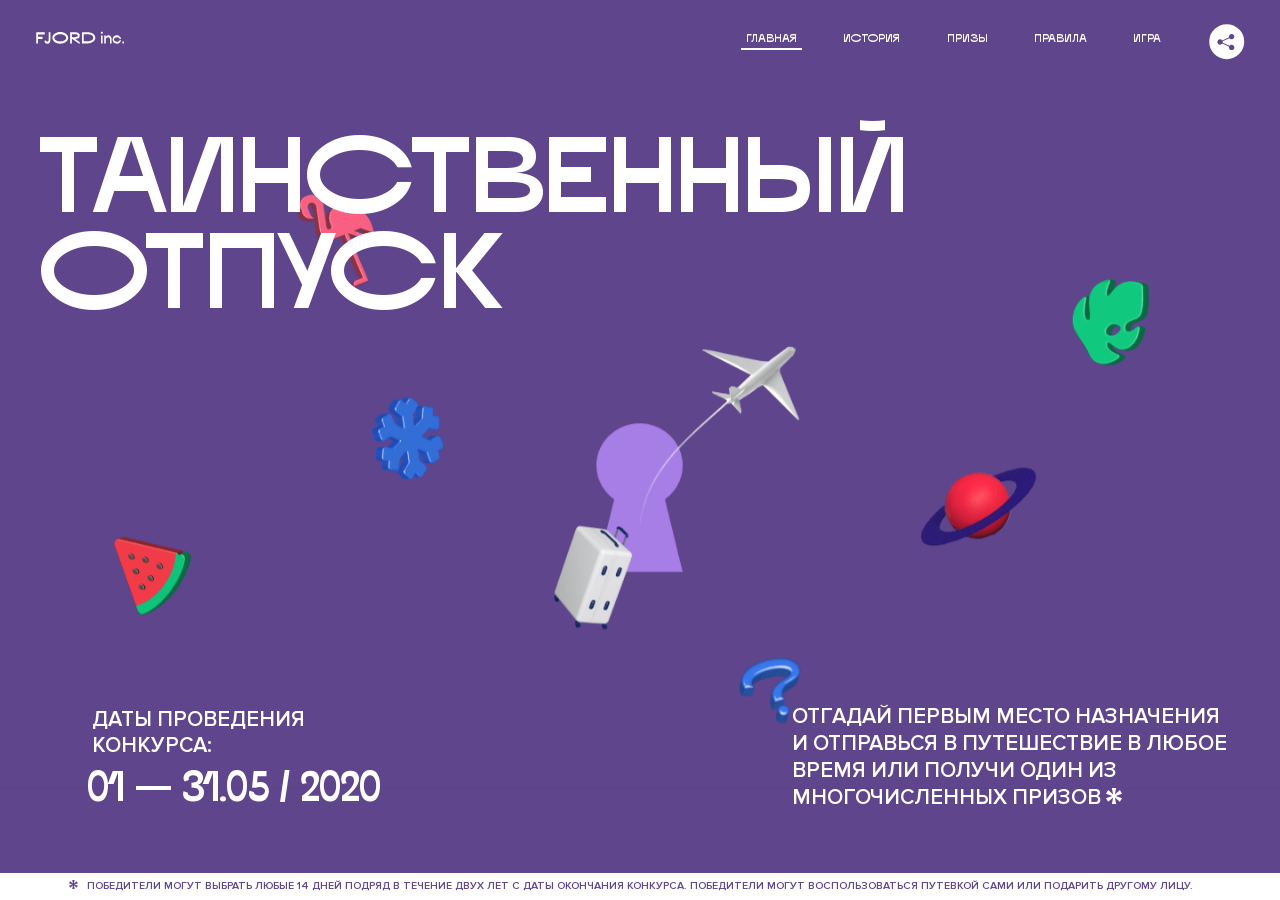
<file: 3/index.html>
<!DOCTYPE html>
<html lang="ru">
<head>
  <meta charset="UTF-8">
  <meta name="description" content="">
  <meta name="viewport" content="width=device-width, initial-scale=1.0">
  <meta http-equiv="X-UA-Compatible" content="ie=edge">
  <title>Mysterious Vacation</title>
  <link rel="stylesheet" href="css/style.min.css">
<link href="css/style.min.css" rel="stylesheet">  <base href="https://htmlacademy-animation.github.io/503315-magic-vacation-1/3/">
</head>
<body>

  <header class="page-header js-header">
    <div class="page-header__wrapper">
      <a href="#" class="page-header__logo" aria-label="Перейти на страницу FJORD.Inc">
        <svg width="100" height="15" viewBox="0 0 100 15" fill="none" xmlns="http://www.w3.org/2000/svg">
          <path d="M0.26 1.4V14H2.276V8.906H7.334V6.44H2.276V3.848H9.872V1.4H0.26ZM12.733 14.36C15.127 14.36 16.243 12.65 16.243 9.5V1.4H14.263V8.96C14.263 11.21 13.723 11.876 12.733 11.876C11.833 11.876 11.473 11.3 11.347 10.58L9.36702 10.94C9.63702 13.046 10.663 14.36 12.733 14.36ZM18.3918 7.7C18.3918 11.372 22.3878 14.36 27.3198 14.36C32.2518 14.36 36.2478 11.372 36.2478 7.7C36.2478 4.028 32.2518 1.04 27.3198 1.04C22.3878 1.04 18.3918 4.028 18.3918 7.7ZM20.6058 7.7C20.6058 5.378 23.6118 3.524 27.3198 3.524C30.9918 3.524 33.9798 5.378 33.9798 7.7C33.9798 10.004 30.9918 11.858 27.3198 11.858C23.6118 11.858 20.6058 10.004 20.6058 7.7ZM40.403 14V8.906H40.799L49.079 14.702V12.38L44.039 8.906H44.201C47.999 8.906 49.277 7.304 49.277 5.162C49.277 3.092 47.999 1.4 44.201 1.4H38.387V14H40.403ZM43.535 3.722C45.785 3.722 47.045 4.136 47.045 5.432C47.045 6.764 45.785 7.034 43.535 7.034H40.403V3.722H43.535ZM51.6936 1.382V14H57.8676C62.7456 14 66.7236 11.534 66.7236 7.7C66.7236 3.848 62.7456 1.382 57.8676 1.382H51.6936ZM53.7096 11.624V3.722H57.5436C61.5396 3.722 64.4916 5.018 64.4916 7.7C64.4916 10.238 61.5396 11.624 57.5436 11.624H53.7096ZM73.1832 14.018H74.9832V5H73.1832V14.018ZM72.9132 1.976C72.9132 2.57 73.3992 3.092 74.0832 3.092C74.7492 3.092 75.2352 2.57 75.2352 1.976C75.2352 1.382 74.7672 0.805999 74.0832 0.805999C73.3812 0.805999 72.9132 1.382 72.9132 1.976ZM76.7867 14H78.5687V9.104C78.7487 8.006 79.5947 6.962 81.0887 6.962C82.1147 6.962 83.2667 7.448 83.2667 9.554V14H85.0487V9.014C85.0487 6.152 83.2307 4.73 81.3587 4.73C79.9187 4.73 79.0727 5.558 78.5687 6.854V5H76.7867V14ZM90.9898 14.27C93.5098 14.27 95.3818 12.506 95.7238 10.328H94.0498C93.7258 11.3 92.6998 12.02 90.9898 12.02C88.8478 12.02 87.7678 10.922 87.7678 9.59C87.7678 8.24 88.8478 6.962 90.9898 6.962C92.7538 6.962 93.7978 7.844 94.0858 8.924H95.7418C95.4358 6.71 93.6178 4.73 90.9898 4.73C88.0918 4.73 86.1298 7.124 86.1298 9.59C86.1298 12.074 88.1278 14.27 90.9898 14.27ZM97.0693 12.938C97.0693 13.658 97.5553 14.144 98.2753 14.144C98.9953 14.144 99.4813 13.658 99.4813 12.938C99.4813 12.2 98.9953 11.714 98.2753 11.714C97.5553 11.714 97.0693 12.2 97.0693 12.938Z" fill="currentColor"></path>
        </svg>
      </a>
      <button class="page-header__toggler js-menu-toggler" type="button" aria-label="Управление мобильным меню"><span>Меню</span></button>
      <nav class="page-header__nav">
        <div class="page-header__menu js-menu" id="menu">
          <ul>
            <li>
              <a class="js-menu-link" href="#top" data-href="top">главная</a>
            </li>
            <li>
              <a class="js-menu-link" href="#story" data-href="story">история</a>
            </li>
            <li>
              <a class="js-menu-link" href="#prizes" data-href="prizes">призы</a>
            </li>
            <li>
              <a class="js-menu-link" href="#rules" data-href="rules">правила</a>
            </li>
            <li>
              <a class="js-menu-link" href="#game" data-href="game">игра</a>
            </li>
          </ul>
        </div>
        <div class="page-header__social">
          <div class="social-block js-social-block">
            <button class="social-block__toggler" aria-label="Управлять блоком с социальными кнопками">
              <svg width="26" height="22" viewBox="0 0 27 22" fill="none" xmlns="http://www.w3.org/2000/svg">
                <path d="M19.6721 7.43664C21.6273 7.43664 23.213 5.85095 23.213 3.89566C23.213 1.94037 21.6273 0.354675 19.6721 0.354675C17.7168 0.354675 16.1311 1.94037 16.1311 3.89566C16.1311 4.19968 16.1728 4.49178 16.2458 4.77345L7.21751 8.95527C6.57519 8.05214 5.52303 7.46049 4.33078 7.46049C2.37549 7.46049 0.789795 9.04618 0.789795 11.0015C0.789795 12.9568 2.37549 14.5425 4.33078 14.5425C5.52303 14.5425 6.57668 13.9508 7.21751 13.0477L16.2458 17.2295C16.1743 17.5112 16.1311 17.8033 16.1311 18.1073C16.1311 20.0626 17.7168 21.6483 19.6721 21.6483C21.6273 21.6483 23.213 20.0626 23.213 18.1073C23.213 16.152 21.6273 14.5663 19.6721 14.5663C18.4798 14.5663 17.4262 15.158 16.7853 16.0611L7.75701 11.8793C7.82854 11.5976 7.87176 11.3055 7.87176 11.0015C7.87176 10.6974 7.83003 10.4053 7.75701 10.1237L16.7853 5.94186C17.4262 6.84499 18.4783 7.43664 19.6721 7.43664Z" fill="currentColor"></path>
              </svg>
            </button>
            <ul class="social-block__list">
              <li>
                <a class="social-block__link social-block__link--fb" href="#" aria-label="Мы на Facebook">
                  <svg width="8" height="17" viewBox="0 0 8 17" fill="none" xmlns="http://www.w3.org/2000/svg">
                    <path d="M4.24646 16.9899H1.09275L1.05793 8.49828H0V5.30707H1.05793V3.81124C1.05793 1.42084 2.57654 0 5.21735 0H7.41758V3.18585H5.30841C4.28262 3.18585 4.2478 3.48582 4.2478 4.24914V5.30707H7.42964L7.16716 8.49828H4.2478V16.9899H4.24646Z" fill="currentColor"></path>
                  </svg>
                </a>
              </li>
              <li>
                <a class="social-block__link social-block__link--insta" href="#" aria-label="Мы в Instagram">
                  <svg width="15" height="15" viewBox="0 0 15 15" fill="none" xmlns="http://www.w3.org/2000/svg">
                    <path d="M11.0197 0H4.19806C2.14246 0 0.471191 1.66993 0.471191 3.72285V10.5499C0.471191 12.6082 2.14112 14.2727 4.19806 14.2727H11.0197C13.0753 14.2727 14.7466 12.6082 14.7466 10.5499V3.72285C14.7466 1.67127 13.0753 0 11.0197 0ZM11.0197 12.4849H4.19806C3.13076 12.4849 2.26432 11.6158 2.26432 10.5512V3.72419C2.26432 2.65956 3.13076 1.79715 4.19806 1.79715H11.0197C12.087 1.79715 12.9535 2.6609 12.9535 3.72419V10.5512C12.9535 11.6145 12.087 12.4849 11.0197 12.4849Z" fill="currentColor"></path>
                    <path d="M7.60887 3.11084C5.38989 3.11084 3.58203 4.9187 3.58203 7.14036C3.58203 9.35532 5.38989 11.1645 7.60887 11.1645C9.83053 11.1645 11.6357 9.35666 11.6357 7.14036C11.6357 4.9187 9.83053 3.11084 7.60887 3.11084ZM7.60887 9.36871C6.37551 9.36871 5.37784 8.37372 5.37784 7.14036C5.37784 5.90699 6.37551 4.90665 7.60887 4.90665C8.83822 4.90665 9.84259 5.90833 9.84259 7.14036C9.84392 8.37238 8.83822 9.36871 7.60887 9.36871Z" fill="currentColor"></path>
                    <path d="M11.3573 2.35962C10.8256 2.35962 10.3931 2.79752 10.3931 3.32381C10.3931 3.85546 10.8256 4.29336 11.3573 4.29336C11.8862 4.29336 12.3215 3.85546 12.3215 3.32381C12.3215 2.79752 11.8862 2.35962 11.3573 2.35962Z" fill="currentColor"></path>
                  </svg>
                </a>
              </li>
              <li>
                <a class="social-block__link social-block__link--vk" href="#" aria-label="Мы ВКонтакте">
                  <svg width="17" height="10" viewBox="0 0 17 10" fill="none" xmlns="http://www.w3.org/2000/svg">
                    <path d="M14.1234 4.9002C14.1234 4.9002 16.3623 1.72708 16.5866 0.680242C16.6595 0.312285 16.4947 0.103188 16.1069 0.103188C16.1069 0.103188 14.8193 0.103188 14.168 0.103188C13.7235 0.103188 13.5587 0.293278 13.4235 0.579768C13.4235 0.579768 12.3724 2.82553 11.0969 4.24712C10.6861 4.70333 10.4781 4.84318 10.2511 4.84318C10.0646 4.84318 9.98625 4.6911 9.98625 4.27834V0.649016C9.98625 0.147997 9.92545 0.00135496 9.5066 0.00135496H6.39628C6.15578 0.00135496 6.0085 0.134417 6.0085 0.324506C6.0085 0.801084 6.73406 0.908351 6.73406 2.20231V4.87305C6.73406 5.40529 6.70569 5.61575 6.45303 5.61575C5.78016 5.61575 4.19528 3.30618 3.30623 0.678887C3.12923 0.145282 2.93737 0 2.43475 0H0.486409C0.205373 0 0 0.190085 0 0.476576C0 0.991172 0.60666 3.40801 2.99277 6.64358C4.59927 8.8201 6.70569 10 8.60269 10C9.76196 10 10.0416 9.80312 10.0416 9.31432V7.63883C10.0416 7.22607 10.2065 7.04956 10.4429 7.04956C10.7078 7.04956 11.1847 7.13238 12.2805 8.22268C13.5843 9.47862 13.6762 10 14.3896 10H16.5676C16.7919 10 17 9.89273 17 9.52342C17 9.02919 16.3623 8.15343 15.384 7.10659C14.9801 6.56755 14.3302 5.98914 14.1248 5.72301C13.8275 5.40801 13.9154 5.23014 14.1234 4.9002Z" fill="currentColor"></path>
                  </svg>
                </a>
              </li>
            </ul>
          </div>
        </div>
      </nav>
    </div>
  </header>

  <main class="page-content">

    <section class="animation-screen"></section>

    <section class="screen screen--hidden screen--intro js-scrollspy" id="top">
      <div class="screen__wrapper">
        <div class="intro">
          <h1 class="intro__title">Таинственный отпуск</h1>
          <div class="intro__content">
            <div class="intro__info">
              <p class="intro__label">Даты проведения конкурса:</p>
              <p class="intro__date">01 — 31.05 / 2020</p>
            </div>
            <div class="intro__message">
              <p>
                Отгадай первым место назначения и&nbsp;отправься в&nbsp;путешествие в&nbsp;любое время или получи один из многочисленных призов
                <svg width="16" height="16" viewBox="0 0 10 10" fill="none" xmlns="http://www.w3.org/2000/svg">
                  <path d="M0 6.35337L3.90271 4.99012L0 3.64663L1.34615 1.32374L4.44287 4.01073L3.67364 0H6.34615L5.57692 4.01073L8.65385 1.32374L10 3.64663L6.13405 4.99012L10 6.35337L8.65385 8.65651L5.57692 5.98927L6.34615 10H3.67364L4.44287 5.96952L1.34615 8.65651L0 6.35337Z" fill="currentColor"></path>
                </svg>
              </p>
            </div>
          </div>
        </div>
      </div>
      <div class="screen__footer js-footer">
        <button class="screen__footer-enlarge js-footer-toggler" type="button" aria-label="Показать сообщение">
          <svg width="10" height="10" viewBox="0 0 10 10" fill="none" xmlns="http://www.w3.org/2000/svg">
            <path d="M0 6.35337L3.90271 4.99012L0 3.64663L1.34615 1.32374L4.44287 4.01073L3.67364 0H6.34615L5.57692 4.01073L8.65385 1.32374L10 3.64663L6.13405 4.99012L10 6.35337L8.65385 8.65651L5.57692 5.98927L6.34615 10H3.67364L4.44287 5.96952L1.34615 8.65651L0 6.35337Z" fill="currentColor"></path>
          </svg>
        </button>
        <button class="screen__footer-collapse js-footer-toggler" type="button" aria-label="Скрыть сообщение">
          <svg width="13" height="13" viewBox="0 0 13 13" fill="none" xmlns="http://www.w3.org/2000/svg">
            <line x1="12.3536" y1="0.353553" x2="0.738349" y2="11.9688" stroke="currentColor"></line>
            <line x1="0.738319" y1="0.539925" x2="12.3535" y2="12.1551" stroke="currentColor"></line>
          </svg>
        </button>
        <div class="screen__footer-wrapper">
          <div class="screen__footer-announce">
            <p class="screen__footer-label">Даты проведения конкурса:</p>
            <p class="screen__footer-date">01 — 31.05 / 2020</p>
          </div>
          <div class="screen__footer-note">
            <p>
              <svg width="10" height="10" viewBox="0 0 10 10" fill="none" xmlns="http://www.w3.org/2000/svg">
                <path d="M0 6.35337L3.90271 4.99012L0 3.64663L1.34615 1.32374L4.44287 4.01073L3.67364 0H6.34615L5.57692 4.01073L8.65385 1.32374L10 3.64663L6.13405 4.99012L10 6.35337L8.65385 8.65651L5.57692 5.98927L6.34615 10H3.67364L4.44287 5.96952L1.34615 8.65651L0 6.35337Z" fill="currentColor"></path>
              </svg>
              <span>Победители могут выбрать любые 14 дней подряд в&nbsp;течение двух лет с&nbsp;даты окончания конкурса. Победители могут воспользоваться путевкой сами или подарить другому лицу.</span>
            </p>
          </div>
        </div>
      </div>
    </section>

    <section class="screen screen--hidden screen--story js-scrollspy" id="story">

      <div class="slider swiper-container js-slider">

        <div class="swiper-wrapper">

          <div class="slider__item swiper-slide">
            <h2 class="slider__item-title">История</h2>
            <p class="slider__item-text">Джеймс Таргет был основателем компании &laquo;Fjord Inc.&raquo;. С&nbsp;1965 года &laquo;Fjord Inc.&raquo; прославилась надёжными и&nbsp;удобными чемоданами и&nbsp;аксессуарами для туристов.</p>
          </div>

          <div class="slider__item swiper-slide">
            <p class="slider__item-text">Когда Джеймсу было 7&nbsp;лет, в&nbsp;их&nbsp;доме гостил дядюшка и&nbsp;развлекал детей рассказами о&nbsp;своей поездке в&nbsp;место, показавшееся малышу Таргету невероятным. Тогда Джеймс решил, что однажды посетит его, но&nbsp;не&nbsp;будет рассказывать о&nbsp;мечте, пока не&nbsp;осуществит.</p>
          </div>

          <div class="slider__item swiper-slide">
            <p class="slider__item-text">Джеймс Таргет стал увлеченным путешественником. Он&nbsp;посетил 5&nbsp;континентов, 126&nbsp;стран.</p>
          </div>

          <div class="slider__item swiper-slide">
            <p class="slider__item-text">Он&nbsp;сплавлялся по&nbsp;Амазонке и&nbsp;погружался в&nbsp;пещеры Франции, медитировал в&nbsp;горах Тибета и&nbsp;пожимал руку вождя племени Акугауа.</p>
          </div>

          <div class="slider__item swiper-slide">
            <p class="slider__item-text">Из&nbsp;своих поездок Джеймс Таргет привозил идеи, как сделать свои чемоданы &laquo;Fjord Inc.&raquo; удобными и&nbsp;приспособленными к&nbsp;разным дорожным условиям.</p>
          </div>

          <div class="slider__item swiper-slide">
            <p class="slider__item-text">Всё это время Джеймс не&nbsp;оставлял идею поездки своей мечты. Однако, как только он&nbsp;брался за&nbsp;планирование, возникали препятствия, не&nbsp;позволяющие отправиться туда.</p>
          </div>

          <div class="slider__item swiper-slide">
            <p class="slider__item-text">В&nbsp;возрасте 67&nbsp;лет Джеймс Таргет попал под лавину и&nbsp;погиб. В&nbsp;своём завещании он&nbsp;поручил отправить в&nbsp;заветное путешествие трёх смельчаков, единых с&nbsp;ним духом.</p>
          </div>

          <div class="slider__item swiper-slide">
            <p class="slider__item-text">Тех, кто сможет узнать таинственное место, задавая вопросы специально обученному ИИ&nbsp;&laquo;Соне&raquo;, ждет фантастическое путешествие.</p>
          </div>
        </div>
        <div class="slider__controls">
          <button class="slider__control slider__control--prev js-control-prev" type="button" aria-label="Показать предыдущую историю">
            <svg width="12" height="22" viewBox="0 0 12 22" fill="none" xmlns="http://www.w3.org/2000/svg">
              <path d="M11 1L1 11L11 21" stroke="currentColor" stroke-width="2" stroke-linejoin="round"></path>
            </svg>
          </button>
          <button class="slider__control slider__control--next js-control-next" type="button" aria-label="Показать следующую историю">
            <svg width="12" height="22" viewBox="0 0 12 22" fill="none" xmlns="http://www.w3.org/2000/svg">
              <path d="M1 1L11 11L1 21" stroke="currentColor" stroke-width="2" stroke-linejoin="round"></path>
            </svg>
          </button>
        </div>
        <div class="slider__pagination swiper-pagination"></div>
      </div>
    </section>

    <section class="screen screen--hidden screen--prizes js-scrollspy" id="prizes">
      <div class="screen__wrapper">
        <div class="prizes">
          <h2 class="prizes__title">ПРизы</h2>
          <div class="prizes__lead">
            <p>Найди ответ и&nbsp;получи один из&nbsp;призов:</p>
          </div>
          <ul class="prizes__list">
            <li class="prizes__item prizes__item--journeys">
              <div class="prizes__icon">
                <picture>
                  <source srcset="img/prize1-mob.svg" media="(orientation: portrait)">
                  <img src="img/prize1.svg" alt="">
                </picture>
              </div>
              <p class="prizes__desc">
                <b>3</b>
                <span>загадочных путешествия</span>
              </p>
            </li>
            <li class="prizes__item prizes__item--cases">
              <div class="prizes__icon">
                <picture>
                  <source srcset="img/prize2-mob.svg" media="(orientation: portrait)">
                  <img src="img/prize2.svg" alt="">
                </picture>
              </div>
              <p class="prizes__desc">
                <b>7</b>
                <span>надежных чемоданов</span>
              </p>
            </li>
            <li class="prizes__item prizes__item--codes">
              <div class="prizes__icon">
                <picture>
                  <source srcset="img/prize3-mob.svg" media="(orientation: portrait)">
                  <img src="img/prize3.svg" alt="">
                </picture>
              </div>
              <p class="prizes__desc">
                <b>900</b>
                <span>
                  промокодов на&nbsp;скидку 15%
                  <svg width="10" height="10" viewBox="0 0 10 10" fill="none" xmlns="http://www.w3.org/2000/svg">
                    <path d="M0 6.35337L3.90271 4.99012L0 3.64663L1.34615 1.32374L4.44287 4.01073L3.67364 0H6.34615L5.57692 4.01073L8.65385 1.32374L10 3.64663L6.13405 4.99012L10 6.35337L8.65385 8.65651L5.57692 5.98927L6.34615 10H3.67364L4.44287 5.96952L1.34615 8.65651L0 6.35337Z" fill="currentColor"></path>
                  </svg>
                </span>
              </p>
            </li>
          </ul>
        </div>
      </div>

      <div class="screen__footer js-footer">
        <button class="screen__footer-enlarge js-footer-toggler" type="button" aria-label="Показать сообщение">
          <svg width="10" height="10" viewBox="0 0 10 10" fill="none" xmlns="http://www.w3.org/2000/svg">
            <path d="M0 6.35337L3.90271 4.99012L0 3.64663L1.34615 1.32374L4.44287 4.01073L3.67364 0H6.34615L5.57692 4.01073L8.65385 1.32374L10 3.64663L6.13405 4.99012L10 6.35337L8.65385 8.65651L5.57692 5.98927L6.34615 10H3.67364L4.44287 5.96952L1.34615 8.65651L0 6.35337Z" fill="currentColor"></path>
          </svg>
        </button>
        <button class="screen__footer-collapse js-footer-toggler" type="button" aria-label="Скрыть сообщение">
          <svg width="13" height="13" viewBox="0 0 13 13" fill="none" xmlns="http://www.w3.org/2000/svg">
            <line x1="12.3536" y1="0.353553" x2="0.738349" y2="11.9688" stroke="currentColor"></line>
            <line x1="0.738319" y1="0.539925" x2="12.3535" y2="12.1551" stroke="currentColor"></line>
          </svg>
        </button>
        <div class="screen__footer-wrapper">
          <div class="screen__footer-announce">
            <p class="screen__footer-label">Даты проведения конкурса:</p>
            <p class="screen__footer-date">01 — 31.05 / 2020</p>
          </div>
          <div class="screen__footer-note">
            <p>
              <svg width="10" height="10" viewBox="0 0 10 10" fill="none" xmlns="http://www.w3.org/2000/svg">
                <path d="M0 6.35337L3.90271 4.99012L0 3.64663L1.34615 1.32374L4.44287 4.01073L3.67364 0H6.34615L5.57692 4.01073L8.65385 1.32374L10 3.64663L6.13405 4.99012L10 6.35337L8.65385 8.65651L5.57692 5.98927L6.34615 10H3.67364L4.44287 5.96952L1.34615 8.65651L0 6.35337Z" fill="currentColor"></path>
              </svg>
              <span>Скидка&nbsp;15% на&nbsp;единоразовое приобретение путёвки с&nbsp;1&nbsp;июня 2020 по&nbsp;31&nbsp;мая 2022&nbsp;года. Суммируется с&nbsp;другими акциями</span>
            </p>
          </div>
        </div>
      </div>
    </section>

    <section class="screen screen--hidden screen--rules js-scrollspy" id="rules">
      <div class="screen__wrapper">
        <div class="rules">
          <h2 class="rules__title">Правила</h2>
          <div class="rules__lead">
            <p>Для того чтобы получить наследство Джеймса Таргета, тебе нужно выведать у&nbsp;&laquo;Сони&raquo;, куда предстоит отправиться тебе в&nbsp;случае победы</p>
          </div>
          <ol class="rules__list">
            <li class="rules__item">
              <p>Тебе отводится <br>5&nbsp;минут</p>
            </li>
            <li class="rules__item">
              <p>Задавай любые вопросы в&nbsp;текстовом поле</p>
            </li>
            <li class="rules__item">
              <p>Нажимай кнопку &laquo;Узнать&raquo;, чтобы получить ответ</p>
            </li>
            <li class="rules__item">
              <p>&laquo;Соня&raquo; может отвечать только&nbsp;Да или Нет</p>
            </li>
          </ol>
          <a href="#game" class="rules__link btn">Погнали!</a>
        </div>
      </div>
      <div class="screen__disclaimer">
        <div class="disclaimer">
          <ul>
            <li>
              <a href="#">Правовая информация</a>
            </li>
            <li>
              <a href="#">Подробные правила</a>
            </li>
          </ul>
        </div>
      </div>
    </section>

    <section class="screen screen--hidden screen--game js-scrollspy" id="game">
      <div class="screen__wrapper">
        <div class="game">
          <div class="game__header">
            <h2 class="game__title">Игра</h2>
            <div class="game__counter">
              <span>05</span>:<span>00</span>
            </div>
          </div>
          <div class="game__body">
            <div class="chat">
              <div class="chat__body js-chat">
                <ul class="chat__list" id="messages"></ul>
              </div>
              <div class="chat__footer">
                <form action="#" method="post" class="form" id="message-form">
                  <label for="message-field" class="visually-hidden">Поле для ввода вопроса</label>
                  <input type="text" class="form__field" id="message-field">
                  <button class="form__button btn">
                    Узнать
                    <svg width="18" height="19" viewBox="0 0 18 19" fill="none" xmlns="http://www.w3.org/2000/svg">
                      <path stroke="currentColor" stroke-width="2" d="M9 19V1"></path>
                      <path d="M1 9l8-8 8 8" stroke="currentColor" stroke-width="2" stroke-linejoin="round"></path>
                    </svg>
                  </button>
                </form>
              </div>
            </div>
          </div>
          <!-- временные кнопки для показа результата -->
          <div class="game__buttons">
            <button class="game__button btn js-show-result" type="button" data-target="result">Положительный результат</button>
            <button class="game__button btn js-show-result" type="button" data-target="result2">Положительный результат - 2</button>
            <button class="game__button btn js-show-result" type="button" data-target="result3">Отрицательный результат</button>
          </div>
        </div>
      </div>
    </section>

    <section class="screen screen--hidden screen--result" id="result">
      <div class="screen__wrapper">
        <div class="result result--trip">
          <div class="result__image">
            <picture>
              <source srcset="img/result1-mob.png 1x, img/result1-mob@2x.png 2x" media="(max-width: 768px) and (orientation: portrait)">
              <img src="img/result1.png" srcset="img/result1@2x.png 2x" alt="">
            </picture>
          </div>
          <h2 class="result__title">
            <span class="visually-hidden">ПОбеда!</span>
            <svg xmlns="http://www.w3.org/2000/svg" viewBox="0 0 568.85 109.24">
              <path d="M16,24.44V92H2.6V8H75V92H61.52V24.44H16Z" transform="translate(-2.1 -1.5)" fill="none" stroke="currentColor"></path>
              <path d="M148.76,5.6c32.88,0,59.52,19.92,59.52,44.4s-26.64,44.4-59.52,44.4S89.24,74.48,89.24,50,115.88,5.6,148.76,5.6Zm0,72.12c24.48,0,44.4-12.36,44.4-27.72s-19.92-27.84-44.4-27.84C124,22.16,104,34.52,104,50S124,77.72,148.76,77.72Z" transform="translate(-2.1 -1.5)" fill="none" stroke="currentColor"></path>
              <path d="M287.36,8V24.44H236v14.4h25.32c25.44,0,34,11.16,34,26.52,0,15.6-8.52,26.64-34,26.64H222.56V8h64.8ZM256.88,76.52c15.12,0,23.52-2,23.52-11.52S272,54.44,256.88,54.44H236V76.52h20.88Z" transform="translate(-2.1 -1.5)" fill="none" stroke="currentColor"></path>
              <path d="M371.47,8V24.44H320.84V41.6h33.6V58h-33.6V75.56h50.64V92H307.4V8h64.08Z" transform="translate(-2.1 -1.5)" fill="none" stroke="currentColor"></path>
              <path d="M382.39,110.24V75.56h7.44c4.56-4.68,7.8-18.36,8.76-56L399,8h48.6V75.56h10v34.68H442.87V92H397v18.24H382.39Zm51.72-34.68V24.44H411.55v3.12c-0.48,22.44-3.24,37.68-7.2,48h29.76Z" transform="translate(-2.1 -1.5)" fill="none" stroke="currentColor"></path>
              <path d="M463.75,92l28-84h27.12l28.08,84H533.47l-7.8-23.52h-37.8L480.07,92H463.75Zm56.64-40L507,11.84,493.51,52h26.88Z" transform="translate(-2.1 -1.5)" fill="none" stroke="currentColor"></path>
              <path d="M554.12,70.4L555.55,2H569l1.44,68.4H554.12Zm8.28,6.36c4.8,0,8,3.24,8,8.16a8,8,0,1,1-16.08,0C554.35,80,557.59,76.76,562.39,76.76Z" transform="translate(-2.1 -1.5)" fill="none" stroke="currentColor"></path>
            </svg>
          </h2>
          <div class="result__text">
            <p>ты&nbsp;отправляешься в&nbsp;Арктику!</p>
          </div>
          <div class="result__form">
            <form action="#" method="post" class="form form--result">
              <label for="email-field" class="form__label">зарегистрируй результат</label>
              <input type="email" class="form__field" id="email-field" placeholder="e-mail для регистации результата и получения приза" required="">
              <button class="form__button btn">
                отправить
                <svg width="18" height="19" viewBox="0 0 18 19" fill="none" xmlns="http://www.w3.org/2000/svg">
                  <path stroke="currentColor" stroke-width="2" d="M9 19V1"></path>
                  <path d="M1 9l8-8 8 8" stroke="currentColor" stroke-width="2" stroke-linejoin="round"></path>
                </svg>
              </button>
            </form>
          </div>
        </div>
      </div>
    </section>

    <section class="screen screen--hidden screen--result" id="result2">
      <div class="screen__wrapper">
        <div class="result result--prize">
          <div class="result__image">
            <picture>
              <source srcset="img/result2-mob.png 1x, img/result2-mob@2x.png 2x" media="(max-width: 768px) and (orientation: portrait)">
              <img src="img/result2.png" srcset="img/result2@2x.png 2x" alt="">
            </picture>
          </div>
          <h2 class="result__title">
            <span class="visually-hidden">ПОбеда!</span>
            <svg xmlns="http://www.w3.org/2000/svg" viewBox="0 0 568.85 109.24">
              <path d="M16,24.44V92H2.6V8H75V92H61.52V24.44H16Z" transform="translate(-2.1 -1.5)" fill="none" stroke="currentColor"></path>
              <path d="M148.76,5.6c32.88,0,59.52,19.92,59.52,44.4s-26.64,44.4-59.52,44.4S89.24,74.48,89.24,50,115.88,5.6,148.76,5.6Zm0,72.12c24.48,0,44.4-12.36,44.4-27.72s-19.92-27.84-44.4-27.84C124,22.16,104,34.52,104,50S124,77.72,148.76,77.72Z" transform="translate(-2.1 -1.5)" fill="none" stroke="currentColor"></path>
              <path d="M287.36,8V24.44H236v14.4h25.32c25.44,0,34,11.16,34,26.52,0,15.6-8.52,26.64-34,26.64H222.56V8h64.8ZM256.88,76.52c15.12,0,23.52-2,23.52-11.52S272,54.44,256.88,54.44H236V76.52h20.88Z" transform="translate(-2.1 -1.5)" fill="none" stroke="currentColor"></path>
              <path d="M371.47,8V24.44H320.84V41.6h33.6V58h-33.6V75.56h50.64V92H307.4V8h64.08Z" transform="translate(-2.1 -1.5)" fill="none" stroke="currentColor"></path>
              <path d="M382.39,110.24V75.56h7.44c4.56-4.68,7.8-18.36,8.76-56L399,8h48.6V75.56h10v34.68H442.87V92H397v18.24H382.39Zm51.72-34.68V24.44H411.55v3.12c-0.48,22.44-3.24,37.68-7.2,48h29.76Z" transform="translate(-2.1 -1.5)" fill="none" stroke="currentColor"></path>
              <path d="M463.75,92l28-84h27.12l28.08,84H533.47l-7.8-23.52h-37.8L480.07,92H463.75Zm56.64-40L507,11.84,493.51,52h26.88Z" transform="translate(-2.1 -1.5)" fill="none" stroke="currentColor"></path>
              <path d="M554.12,70.4L555.55,2H569l1.44,68.4H554.12Zm8.28,6.36c4.8,0,8,3.24,8,8.16a8,8,0,1,1-16.08,0C554.35,80,557.59,76.76,562.39,76.76Z" transform="translate(-2.1 -1.5)" fill="none" stroke="currentColor"></path>
            </svg>
          </h2>
          <div class="result__text">
            <p>чемодан &laquo;Fjord&nbsp;Inc.&raquo;&nbsp;твой</p>
          </div>
          <div class="result__form">
            <form action="#" method="post" class="form form--result">
              <label for="email-field2" class="form__label">зарегистрируй результат</label>
              <input type="email" class="form__field" id="email-field2" placeholder="e-mail для регистации результата и получения приза" required="">
              <button class="form__button btn">
                отправить
                <svg width="18" height="19" viewBox="0 0 18 19" fill="none" xmlns="http://www.w3.org/2000/svg">
                  <path stroke="currentColor" stroke-width="2" d="M9 19V1"></path>
                  <path d="M1 9l8-8 8 8" stroke="currentColor" stroke-width="2" stroke-linejoin="round"></path>
                </svg>
              </button>
            </form>
          </div>
        </div>
      </div>
    </section>

    <section class="screen screen--hidden screen--result" id="result3">
      <div class="screen__wrapper">
        <div class="result result--negative">
          <div class="result__image">
            <picture>
              <source srcset="img/result3-mob.png 1x, img/result3-mob@2x.png 2x" media="(max-width: 768px) and (orientation: portrait)">
              <img src="img/result3.png" srcset="img/result3@2x.png 2x" alt="">
            </picture>
          </div>
          <h2 class="result__title">
            <span class="visually-hidden">Не угадал!</span>
            <svg xmlns="http://www.w3.org/2000/svg" viewBox="0 0 660.77 109.24">
              <path d="M2.66,92V8H16.1V42.2H53.3V8H66.74V92H53.3V58.64H16.1V92H2.66Z" transform="translate(-2.16 -1.5)" fill="none" stroke="currentColor"></path>
              <path d="M147.62,8V24.44H97V41.6h33.6V58H97V75.56h50.64V92H83.54V8h64.08Z" transform="translate(-2.16 -1.5)" fill="none" stroke="currentColor"></path>
              <path d="M199.22,8l20.52,42.36L235.34,8h16.44l-31,84H204.38l9.48-25.92L185.78,8h13.44Z" transform="translate(-2.16 -1.5)" fill="none" stroke="currentColor"></path>
              <path d="M273.74,24.44V92H260.3V8h50.16V24.44H273.74Z" transform="translate(-2.16 -1.5)" fill="none" stroke="currentColor"></path>
              <path d="M307.1,92l28-84h27.12l28.08,84H376.82L369,68.48h-37.8L323.42,92H307.1Zm56.64-40L350.3,11.84,336.86,52h26.88Z" transform="translate(-2.16 -1.5)" fill="none" stroke="currentColor"></path>
              <path d="M396.38,110.24V75.56h7.44c4.56-4.68,7.8-18.36,8.76-56L412.94,8h48.6V75.56h10v34.68H456.86V92H411v18.24H396.38ZM448.1,75.56V24.44H425.54v3.12c-0.48,22.44-3.24,37.68-7.2,48H448.1Z" transform="translate(-2.16 -1.5)" fill="none" stroke="currentColor"></path>
              <path d="M477.74,92l28-84h27.12L560.9,92H547.46l-7.8-23.52h-37.8L494.06,92H477.74Zm56.64-40-13.44-40.2L507.5,52h26.88Z" transform="translate(-2.16 -1.5)" fill="none" stroke="currentColor"></path>
              <path d="M568.7,76.88a13.77,13.77,0,0,0,5,1c6.6,0,10.44-6.24,12-58.32L586.22,8h46.2V92H619V24.44H598.82l-0.12,3.12C597.14,81,589,94.4,573.74,94.4a28.55,28.55,0,0,1-6.72-.84Z" transform="translate(-2.16 -1.5)" fill="none" stroke="currentColor"></path>
              <path d="M646.1,70.4L647.54,2H661l1.44,68.4H646.1Zm8.28,6.36c4.8,0,8,3.24,8,8.16a8,8,0,0,1-16.08,0C646.34,80,649.58,76.76,654.38,76.76Z" transform="translate(-2.16 -1.5)" fill="none" stroke="currentColor"></path>
            </svg>
          </h2>
          <button class="result__button js-play" type="button">
            не сдавайся!
            <span>
              <svg width="27" height="22" viewBox="0 0 27 22" fill="none" xmlns="http://www.w3.org/2000/svg">
                <path d="M10.6899 1.47998C5.42992 1.47998 1.16992 5.73998 1.16992 11C1.16992 16.26 5.42992 20.52 10.6899 20.52C15.9499 20.52 20.2099 16.26 20.2099 11V7.13998" stroke="currentColor" stroke-width="2" stroke-miterlimit="10"></path>
                <path d="M15.1099 12.5099L20.1499 7.13989L25.3099 12.6299" stroke="currentColor" stroke-width="2" stroke-miterlimit="10" stroke-linejoin="round"></path>
              </svg>
            </span>
          </button>
        </div>
      </div>
    </section>
    <div class="backdrop"></div>
  </main>

<script src="js/script.js"></script></body>
</html>
</file>
